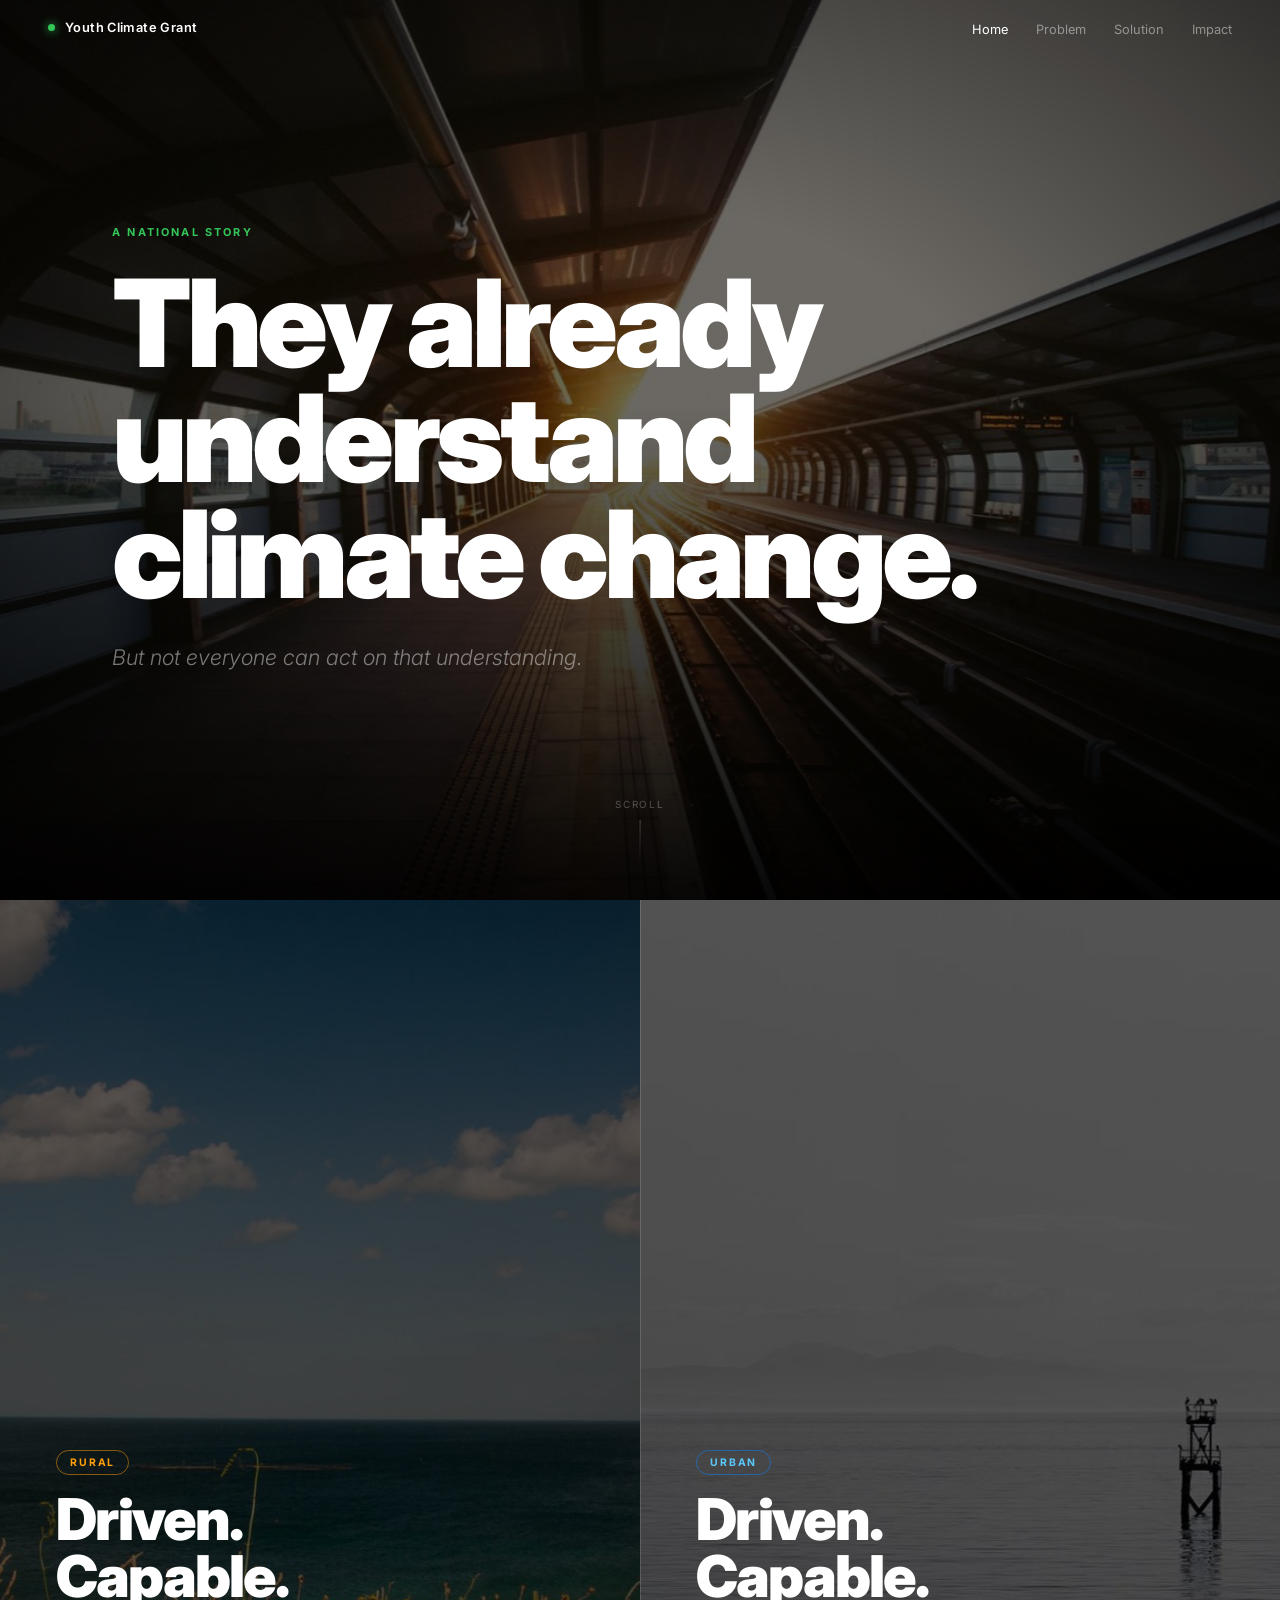
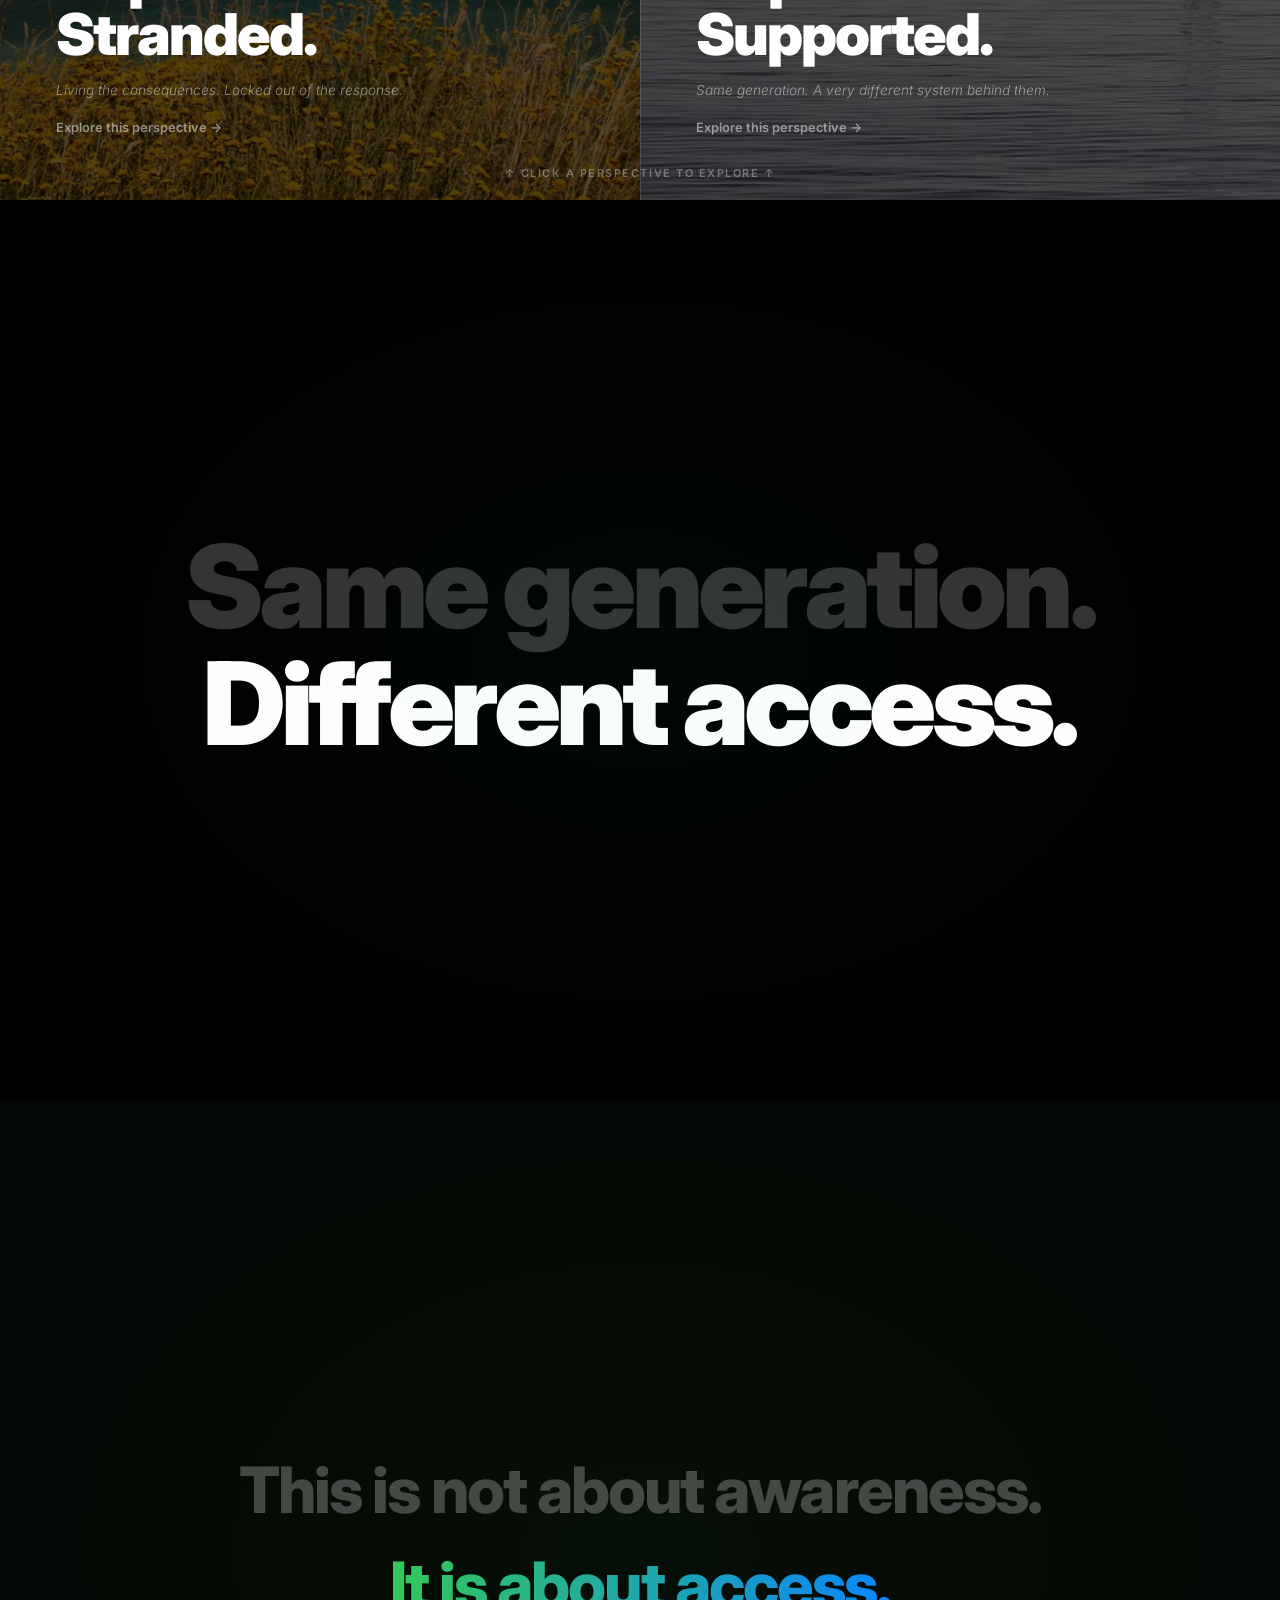
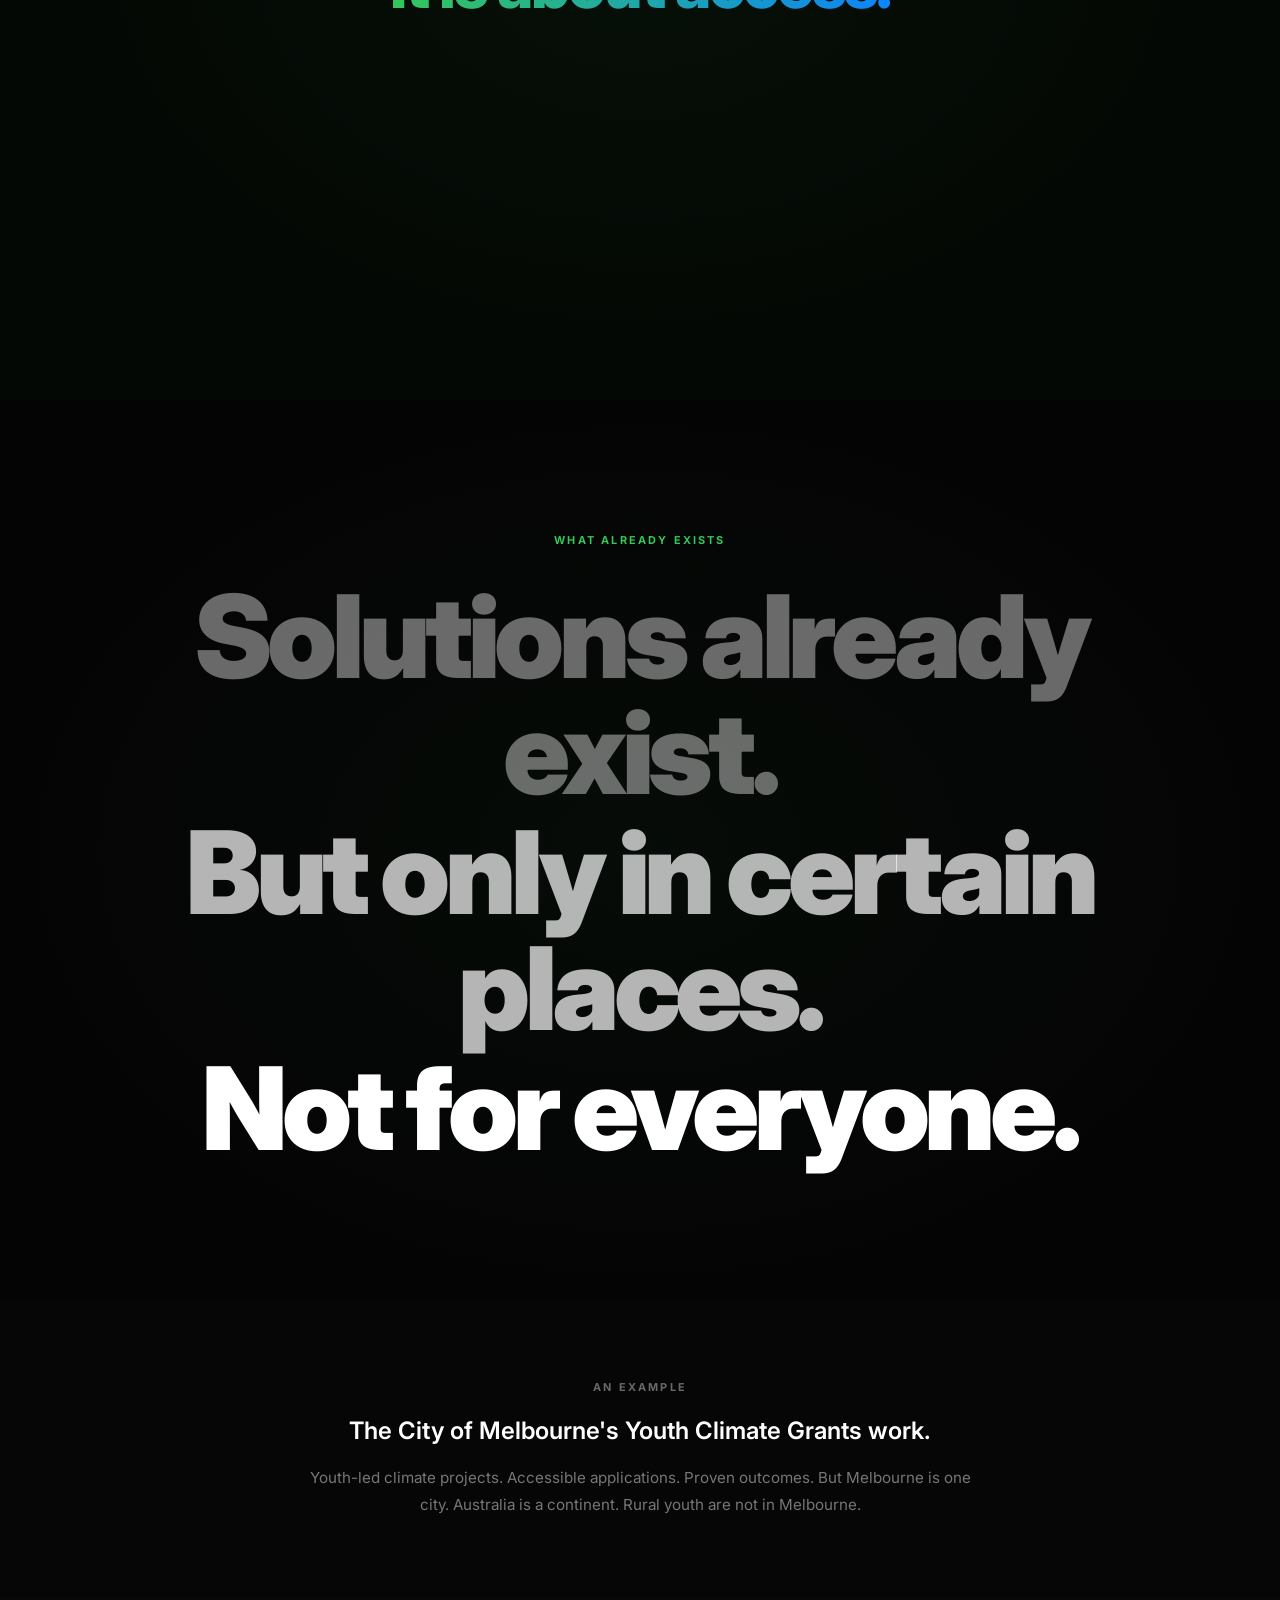
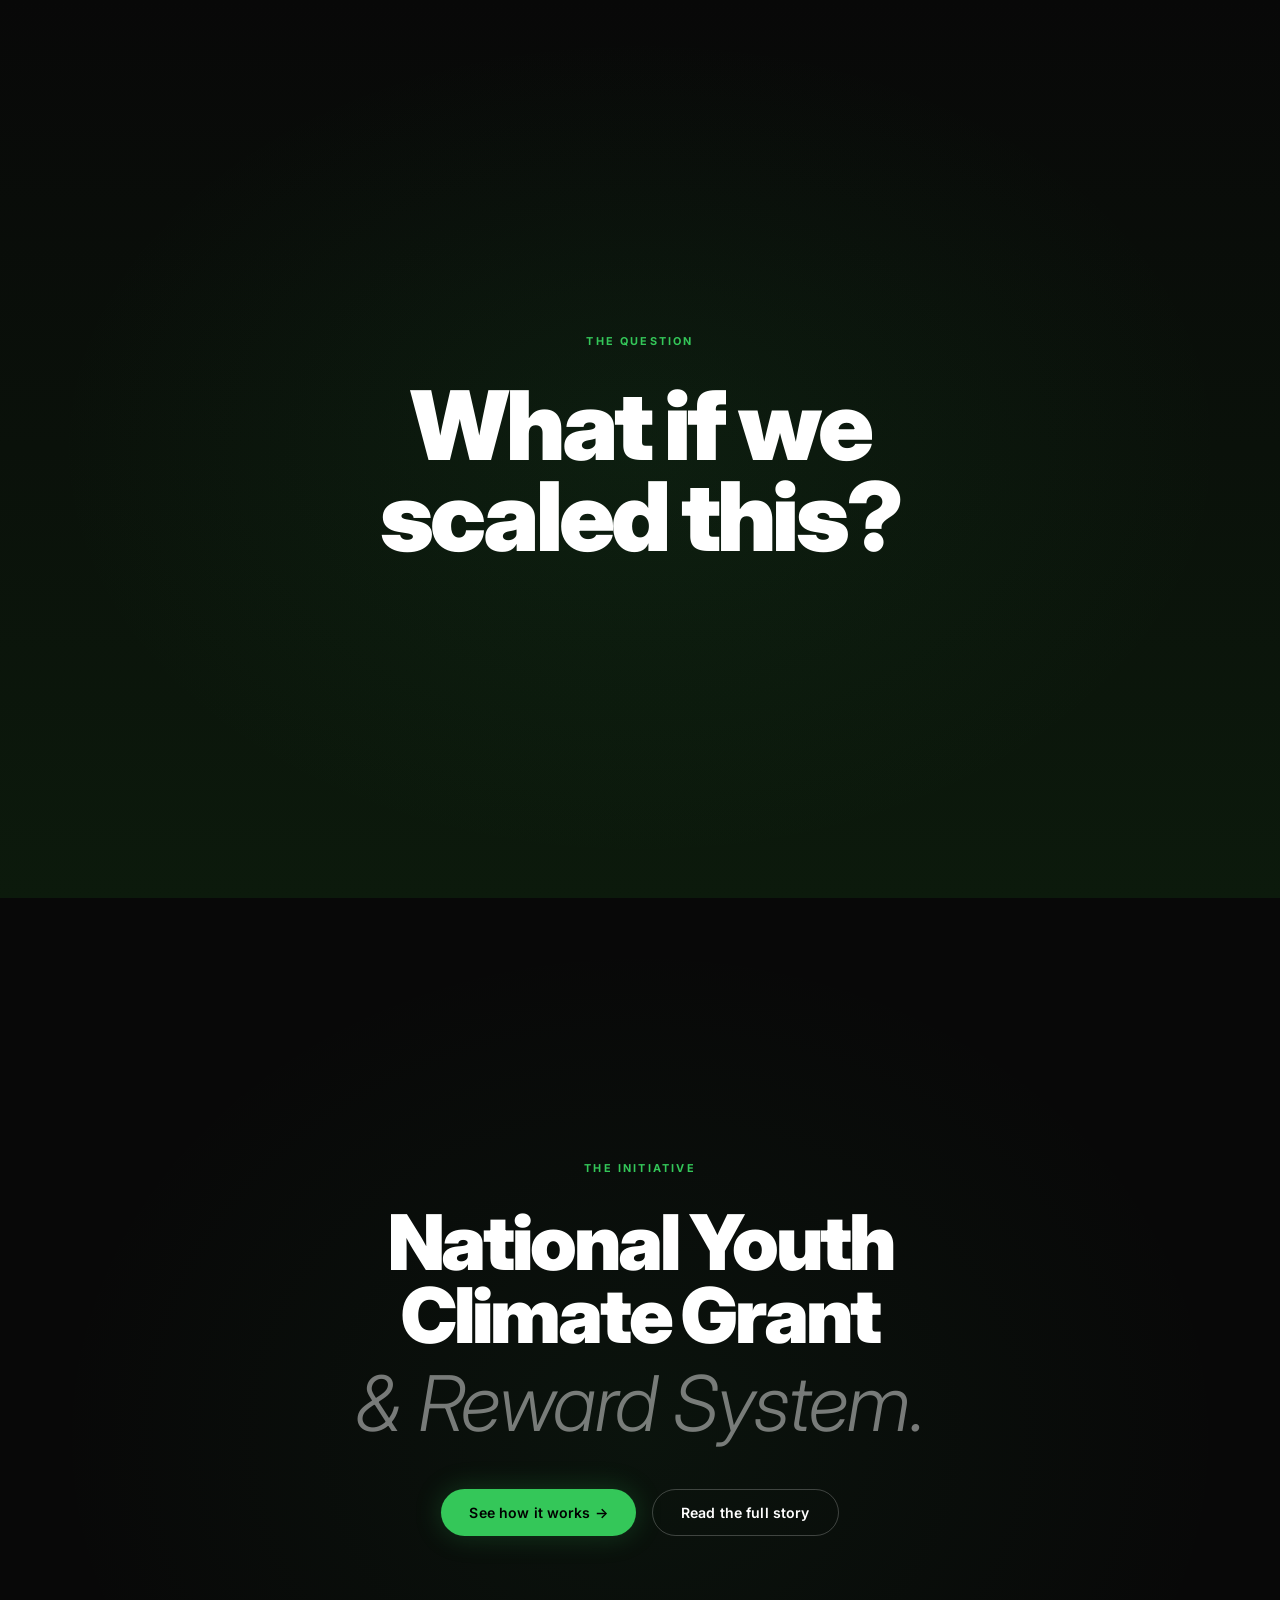
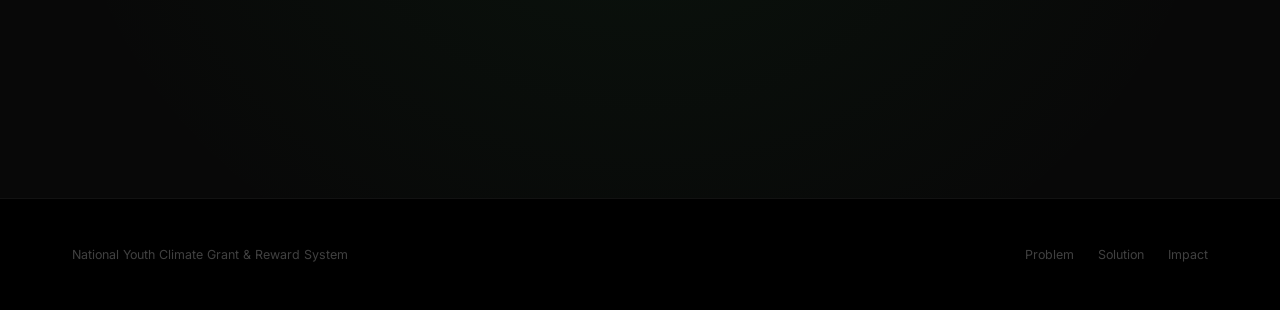
<file: index.html>
<!DOCTYPE html>
<html lang="en">
<head>
  <meta charset="UTF-8" />
  <meta name="viewport" content="width=device-width, initial-scale=1.0" />
  <title>National Youth Climate Grant — A Story</title>
  <meta name="description" content="A cinematic story about unequal access to climate action — and how we change it nationally." />
  <link rel="preconnect" href="https://fonts.googleapis.com" />
  <link rel="preconnect" href="https://fonts.gstatic.com" crossorigin />
  <link href="https://fonts.googleapis.com/css2?family=Inter:ital,wght@0,300;0,400;0,600;0,800;0,900;1,300;1,400&display=swap" rel="stylesheet" />
  <link rel="stylesheet" href="css/styles.css" />
</head>
<body>

<!-- Black curtain lifted by JS for cinematic entrance -->
<div id="curtain"></div>

<!-- Fixed back button shown when a perspective story is active -->
<!-- JS shows/hides this via display:flex / display:none -->
<button class="story-back-btn" id="story-back-btn" aria-label="Return to both perspectives">
  ← Both perspectives
</button>

<!-- ═══════════════════════════════════════════
     NAVBAR
═══════════════════════════════════════════ -->
<nav class="nav" role="navigation">
  <a href="index.html" class="nav__logo">
    <span class="nav__dot"></span>
    Youth Climate Grant
  </a>
  <ul class="nav__links">
    <li><a href="index.html">Home</a></li>
    <li><a href="problem.html">Problem</a></li>
    <li><a href="solution.html">Solution</a></li>
    <li><a href="impact.html">Impact</a></li>
  </ul>
</nav>


<!-- ═══════════════════════════════════════════
     SCENE 1 — LIVED REALITY
     rural.jpg. Ken Burns zoom. Warm overlay.
     Opens with them, not with the policy.
═══════════════════════════════════════════ -->
<section class="scene" aria-label="Lived Reality">
  <div class="scene__bg scene__bg--kb"
       data-parallax="0.28"
       style="background-image: url('assets/rural.jpg'); background-position: center 55%;">
  </div>
  <div class="ink ink--base"></div>
  <div class="ink ink--warm"></div>
  <div class="ink ink--bottom"></div>
  <div class="ink ink--vignette"></div>

  <div class="scene__body">
    <span class="eyebrow fade-up">A National Story</span>
    <h1 class="display fade-up d1">
      They already<br/>understand<br/>climate change.
    </h1>
    <p class="caption fade-up d2">
      But not everyone can act on that understanding.
    </p>
  </div>

  <div class="scroll-cue" aria-hidden="true">Scroll</div>
</section>


<!-- ═══════════════════════════════════════════
     SCENE 2 — INTERACTIVE PERSPECTIVES
     Split panel click interaction.
     Left: farmer.jpg (Rural) / Right: students.jpg (Urban)
     Clicking a panel expands it and reveals that perspective's story below.
═══════════════════════════════════════════ -->
<section id="perspectives">

  <!-- ── Split panels ── -->
  <div class="split-view" role="group" aria-label="Select a perspective to explore">

    <!-- Rural panel -->
    <!-- data-perspective is read by JS to know which story to show -->
    <div class="panel"
         id="panel-rural"
         data-perspective="rural"
         role="button"
         tabindex="0"
         aria-label="Explore the rural youth perspective">

      <div class="panel__bg"
           style="background-image: url('assets/farmer.jpg'); background-position: center 28%;">
      </div>
      <div class="panel__ink"></div>
      <div class="panel__ink ink--bottom"></div>

      <div class="panel__copy">
        <span class="panel__tag panel__tag--amber">Rural</span>
        <h2 class="panel__title">Driven.<br/>Capable.<br/>Stranded.</h2>
        <p class="panel__sub">Living the consequences. Locked out of the response.</p>
        <span class="panel__cta" aria-hidden="true">Explore this perspective →</span>
      </div>
    </div>

    <!-- Urban panel -->
    <div class="panel"
         id="panel-urban"
         data-perspective="urban"
         role="button"
         tabindex="0"
         aria-label="Explore the urban youth perspective">

      <div class="panel__bg"
           style="background-image: url('assets/students.jpg'); background-position: center 38%;">
      </div>
      <div class="panel__ink"></div>
      <div class="panel__ink ink--bottom"></div>

      <div class="panel__copy">
        <span class="panel__tag panel__tag--blue">Urban</span>
        <h2 class="panel__title">Driven.<br/>Capable.<br/>Supported.</h2>
        <p class="panel__sub">Same generation. A very different system behind them.</p>
        <span class="panel__cta" aria-hidden="true">Explore this perspective →</span>
      </div>
    </div>

    <!-- Vertical divider (collapses when a panel is selected) -->
    <div class="panel-divider" aria-hidden="true"></div>

    <!-- Instruction hint below panels -->
    <div class="split-hint" aria-hidden="true">↑ Click a perspective to explore ↑</div>

  </div><!-- end .split-view -->


  <!-- ══════════════════════════════════════
       RURAL STORY
       Hidden. Shown by JS when rural panel is clicked.
       Three scenes: lived reality → barriers → consequence.
  ══════════════════════════════════════ -->
  <div id="story-rural" class="p-story" aria-label="Rural youth perspective story">

    <!-- Scene A: They live it every day -->
    <div class="p-scene">
      <div class="p-scene__bg ink"
           style="position:absolute; inset:-18%; background-image:url('assets/farmer.jpg');
                  background-size:cover; background-position:center 28%;">
      </div>
      <div class="ink ink--deep" style="position:absolute;inset:0;"></div>
      <div class="ink ink--bottom" style="position:absolute;inset:0;"></div>

      <div class="p-scene__body">
        <span class="eyebrow eyebrow--amber fade-up">Rural Youth</span>
        <p class="p-line fade-up d1">They live climate change every day.</p>
        <p class="p-line p-line--italic fade-up d2">
          Farming. Drought. Uncertainty.
        </p>
        <p class="p-line p-line--italic fade-up d3" style="font-size:clamp(1rem,2vw,1.6rem); margin-top:1rem;">
          They don't need to be convinced.<br/>They're already convinced.
        </p>
      </div>
    </div>

    <!-- Scene B: But when it comes to action... -->
    <div class="p-scene p-scene--dark">
      <div class="p-scene__body p-scene__body--center">
        <span class="eyebrow fade-up" style="display:block; margin-bottom:2rem;">But when it comes to action...</span>
        <!-- Word reveal — JS fires each .word-item with 280ms stagger -->
        <div class="word-stack">
          <span class="word-item">No funding.</span>
          <span class="word-item">No transport.</span>
          <span class="word-item">No access.</span>
        </div>
      </div>
    </div>

    <!-- Scene C: The consequence -->
    <div class="p-scene p-scene--consequence">
      <p class="p-line fade-up" style="font-size:clamp(2.5rem,6vw,7rem); color:rgba(255,255,255,0.45);">
        Ideas that never
      </p>
      <p class="p-line fade-up d2" style="font-size:clamp(2.5rem,6vw,7rem);">
        leave the ground.
      </p>
    </div>

    <!-- Continue button — reveals shared insight below -->
    <div class="story-continue" style="background:#050505;">
      <p>The other side of the story</p>
      <button class="btn btn--ghost story-continue-btn">
        Continue →
      </button>
    </div>

  </div><!-- end #story-rural -->


  <!-- ══════════════════════════════════════
       URBAN STORY
       Hidden. Shown by JS when urban panel is clicked.
  ══════════════════════════════════════ -->
  <div id="story-urban" class="p-story" aria-label="Urban youth perspective story">

    <!-- Scene A: Climate action is everywhere -->
    <div class="p-scene">
      <div class="p-scene__bg"
           style="position:absolute; inset:-18%; background-image:url('assets/students.jpg');
                  background-size:cover; background-position:center 35%;">
      </div>
      <div class="ink ink--base" style="position:absolute;inset:0;"></div>
      <div class="ink ink--bottom" style="position:absolute;inset:0;"></div>

      <div class="p-scene__body">
        <span class="eyebrow eyebrow--blue fade-up">Urban Youth</span>
        <p class="p-line fade-up d1">Climate action is everywhere.</p>
        <p class="p-line p-line--italic fade-up d2">
          Campaigns. Events. Opportunities.
        </p>
        <p class="p-line p-line--italic fade-up d3" style="font-size:clamp(1rem,2vw,1.6rem); margin-top:1rem;">
          The infrastructure is already there.
        </p>
      </div>
    </div>

    <!-- Scene B: Support exists -->
    <div class="p-scene p-scene--dark">
      <div class="p-scene__body p-scene__body--center">
        <span class="eyebrow eyebrow--blue fade-up" style="display:block; margin-bottom:2rem;">What's available</span>
        <div class="word-stack">
          <span class="word-item" style="color:rgba(255,255,255,0.4);">Funding is available.</span>
          <span class="word-item" style="color:rgba(255,255,255,0.7);">Networks exist.</span>
          <span class="word-item" style="color:#5ac8fa;">Ideas get supported.</span>
        </div>
      </div>
    </div>

    <!-- Scene C: Action becomes possible -->
    <div class="p-scene p-scene--consequence" style="background:#040d04;">
      <p class="p-line fade-up" style="font-size:clamp(2.5rem,6vw,7rem); color:var(--green);">
        Action becomes possible.
      </p>
    </div>

    <!-- Continue button -->
    <div class="story-continue" style="background:#040d04;">
      <p>Now see the other side</p>
      <button class="btn btn--ghost story-continue-btn">
        Continue →
      </button>
    </div>

  </div><!-- end #story-urban -->


  <!-- ══════════════════════════════════════
       SHARED INSIGHT
       Hidden. Shown after either story's "Continue" is clicked.
       The emotional pivot of the whole homepage.
  ══════════════════════════════════════ -->
  <div id="shared-insight" aria-label="Shared insight">

    <!-- Scene A: Same generation, different access -->
    <div class="insight-scene">
      <h2 class="insight-headline insight-headline--dim fade-up">Same generation.</h2>
      <h2 class="insight-headline insight-headline--white fade-up d2">Different access.</h2>
    </div>

    <!-- Scene B: The reframe -->
    <div class="insight-scene insight-scene--reframe">
      <p class="insight-statement insight-statement--dim fade-up">
        This is not about awareness.
      </p>
      <p class="insight-statement insight-statement--gradient fade-up d2">
        It is about access.
      </p>
    </div>

  </div><!-- end #shared-insight -->

</section><!-- end #perspectives -->


<!-- ═══════════════════════════════════════════
     SCENE 3 — EXISTING SOLUTIONS (but limited)
     Ground the problem in reality:
     solutions exist but only in certain places.
═══════════════════════════════════════════ -->
<section class="word-scene" aria-label="Existing solutions are limited">
  <div class="p-scene__body p-scene__body--center">
    <span class="eyebrow fade-up" style="display:block; margin-bottom:2rem;">What already exists</span>
    <div class="word-stack">
      <span class="word-item" style="color:rgba(255,255,255,0.4);">Solutions already exist.</span>
      <span class="word-item" style="color:rgba(255,255,255,0.7);">But only in certain places.</span>
      <span class="word-item">Not for everyone.</span>
    </div>
  </div>
</section>

<!-- Context below the word reveal -->
<div style="background:#060606; padding: 80px 72px; text-align:center;">
  <div style="max-width:680px; margin:0 auto;">
    <span class="eyebrow fade-up" style="display:block; margin-bottom:1.25rem; color:rgba(255,255,255,0.4);">
      An example
    </span>
    <p class="fade-up d1" style="font-size:clamp(1.1rem,2vw,1.5rem); font-weight:600; line-height:1.4; margin-bottom:1rem;">
      The City of Melbourne's Youth Climate Grants work.
    </p>
    <p class="fade-up d2" style="font-size:0.95rem; color:rgba(255,255,255,0.45); line-height:1.8;">
      Youth-led climate projects. Accessible applications. Proven outcomes.
      But Melbourne is one city. Australia is a continent.
      Rural youth are not in Melbourne.
    </p>
  </div>
</div>


<!-- ═══════════════════════════════════════════
     SCENE 4 — TRANSITION
     The pivot. "What if we scaled this?"
     Breathing glow signals the shift from problem to solution.
═══════════════════════════════════════════ -->
<section class="transition-scene" aria-label="Transition: scaling the solution">
  <div class="transition-scene__glow" aria-hidden="true"></div>
  <div style="position:relative; z-index:2; text-align:center; padding:0 48px;">
    <span class="eyebrow fade-up" style="display:block; margin-bottom:2rem;">The question</span>
    <h2 class="display fade-up d1" style="font-size:clamp(2.8rem,7.5vw,9rem);">
      What if we<br/>scaled this?
    </h2>
  </div>
</section>


<!-- ═══════════════════════════════════════════
     SCENE 5 — SOLUTION TEASER
     Clean, hopeful, minimal.
     The initiative name + CTA to solution.html.
═══════════════════════════════════════════ -->
<section class="scene" style="background:var(--ink);" aria-label="Solution Teaser">
  <div style="position:absolute;inset:0;background:radial-gradient(ellipse at 50% 60%, rgba(52,199,89,0.06), transparent 65%);pointer-events:none;"></div>

  <div class="scene__body scene__body--center" style="position:relative; z-index:2;">
    <span class="eyebrow fade-up" style="display:block; margin-bottom:2rem;">The Initiative</span>

    <h2 class="display fade-up d1"
        style="font-size:clamp(2.2rem,6vw,7.5rem); margin-bottom:0.2em;">
      National Youth<br/>Climate Grant
    </h2>
    <h2 class="display display--light fade-up d2"
        style="font-size:clamp(2.2rem,6vw,7.5rem); color:var(--muted); margin-bottom:3rem;">
      &amp; Reward System.
    </h2>

    <div style="display:flex; gap:1rem; justify-content:center; flex-wrap:wrap;" class="fade-up d3">
      <a href="solution.html" class="btn btn--green">See how it works →</a>
      <a href="problem.html" class="btn btn--ghost">Read the full story</a>
    </div>
  </div>
</section>


<!-- ═══════════════════════════════════════════
     FOOTER
═══════════════════════════════════════════ -->
<footer>
  <span>National Youth Climate Grant &amp; Reward System</span>
  <nav class="footer__links">
    <a href="problem.html">Problem</a>
    <a href="solution.html">Solution</a>
    <a href="impact.html">Impact</a>
  </nav>
</footer>

<script src="js/script.js"></script>
</body>
</html>
</file>
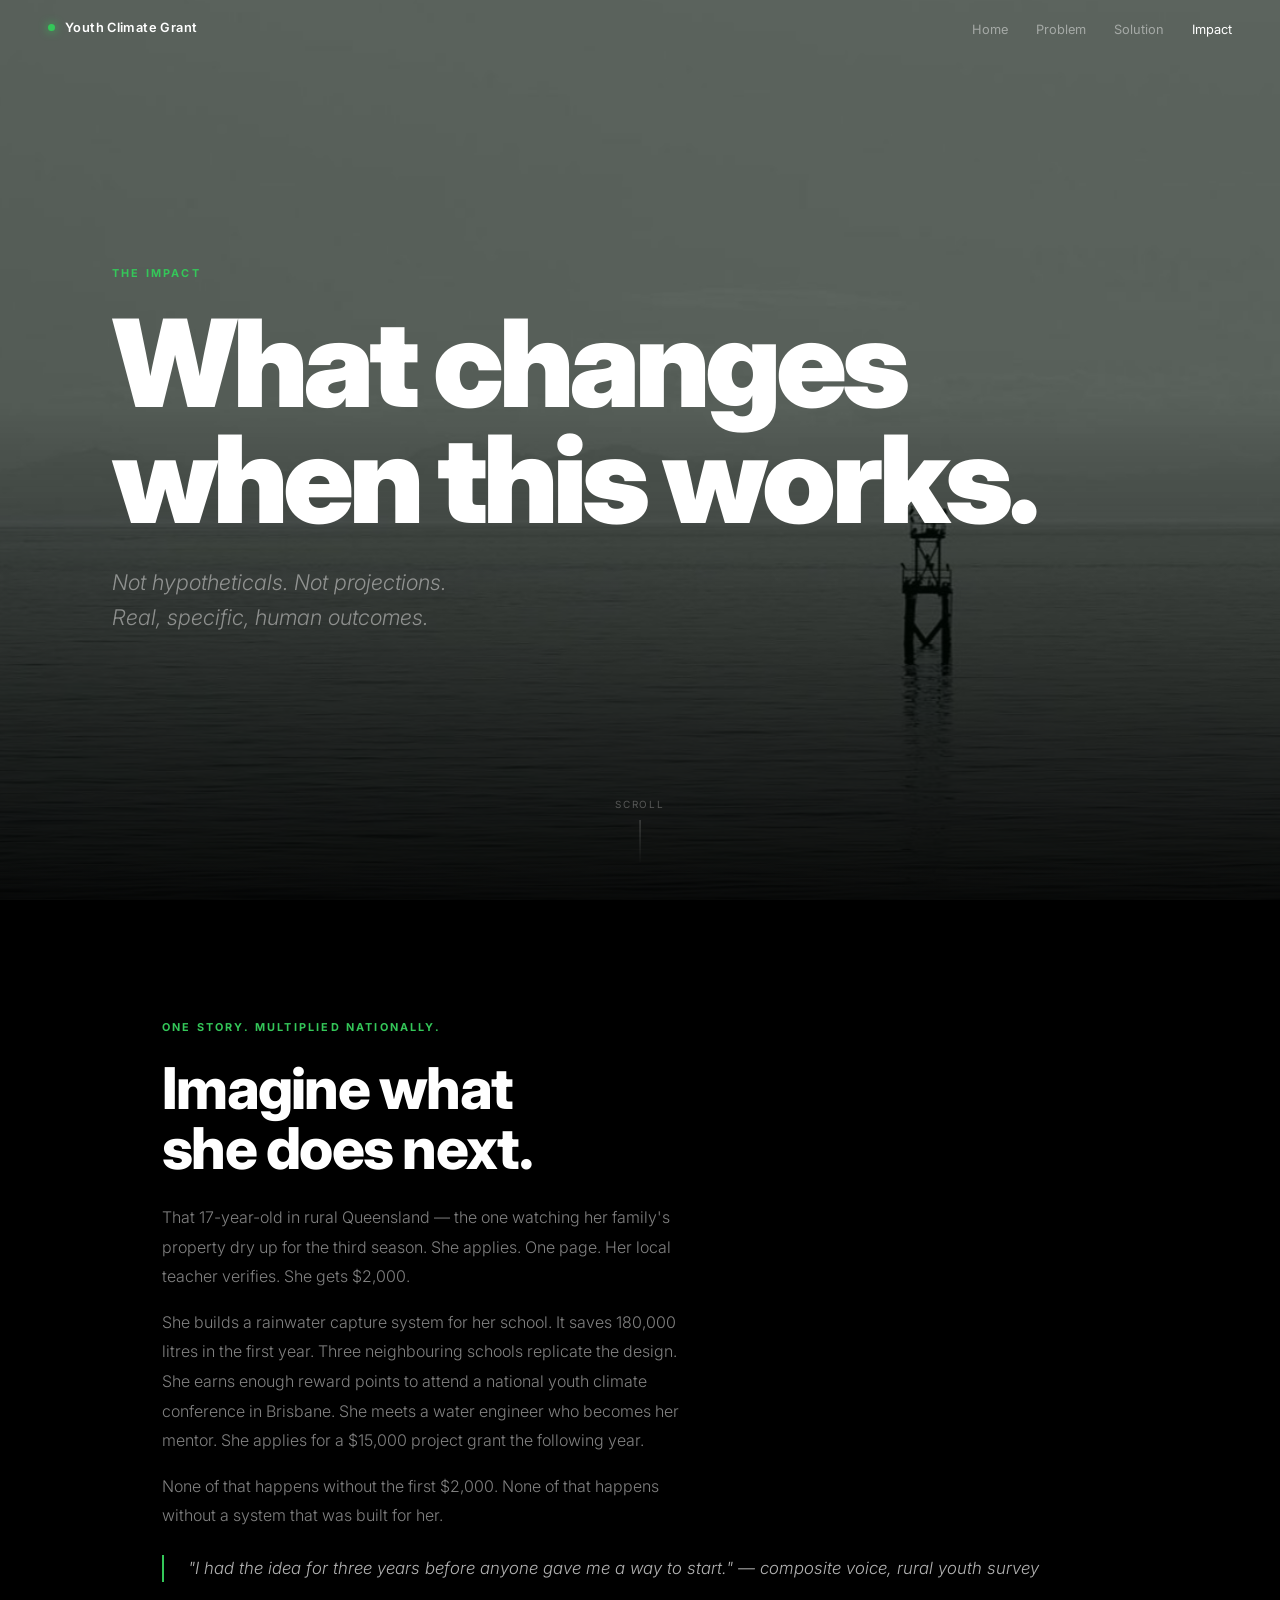
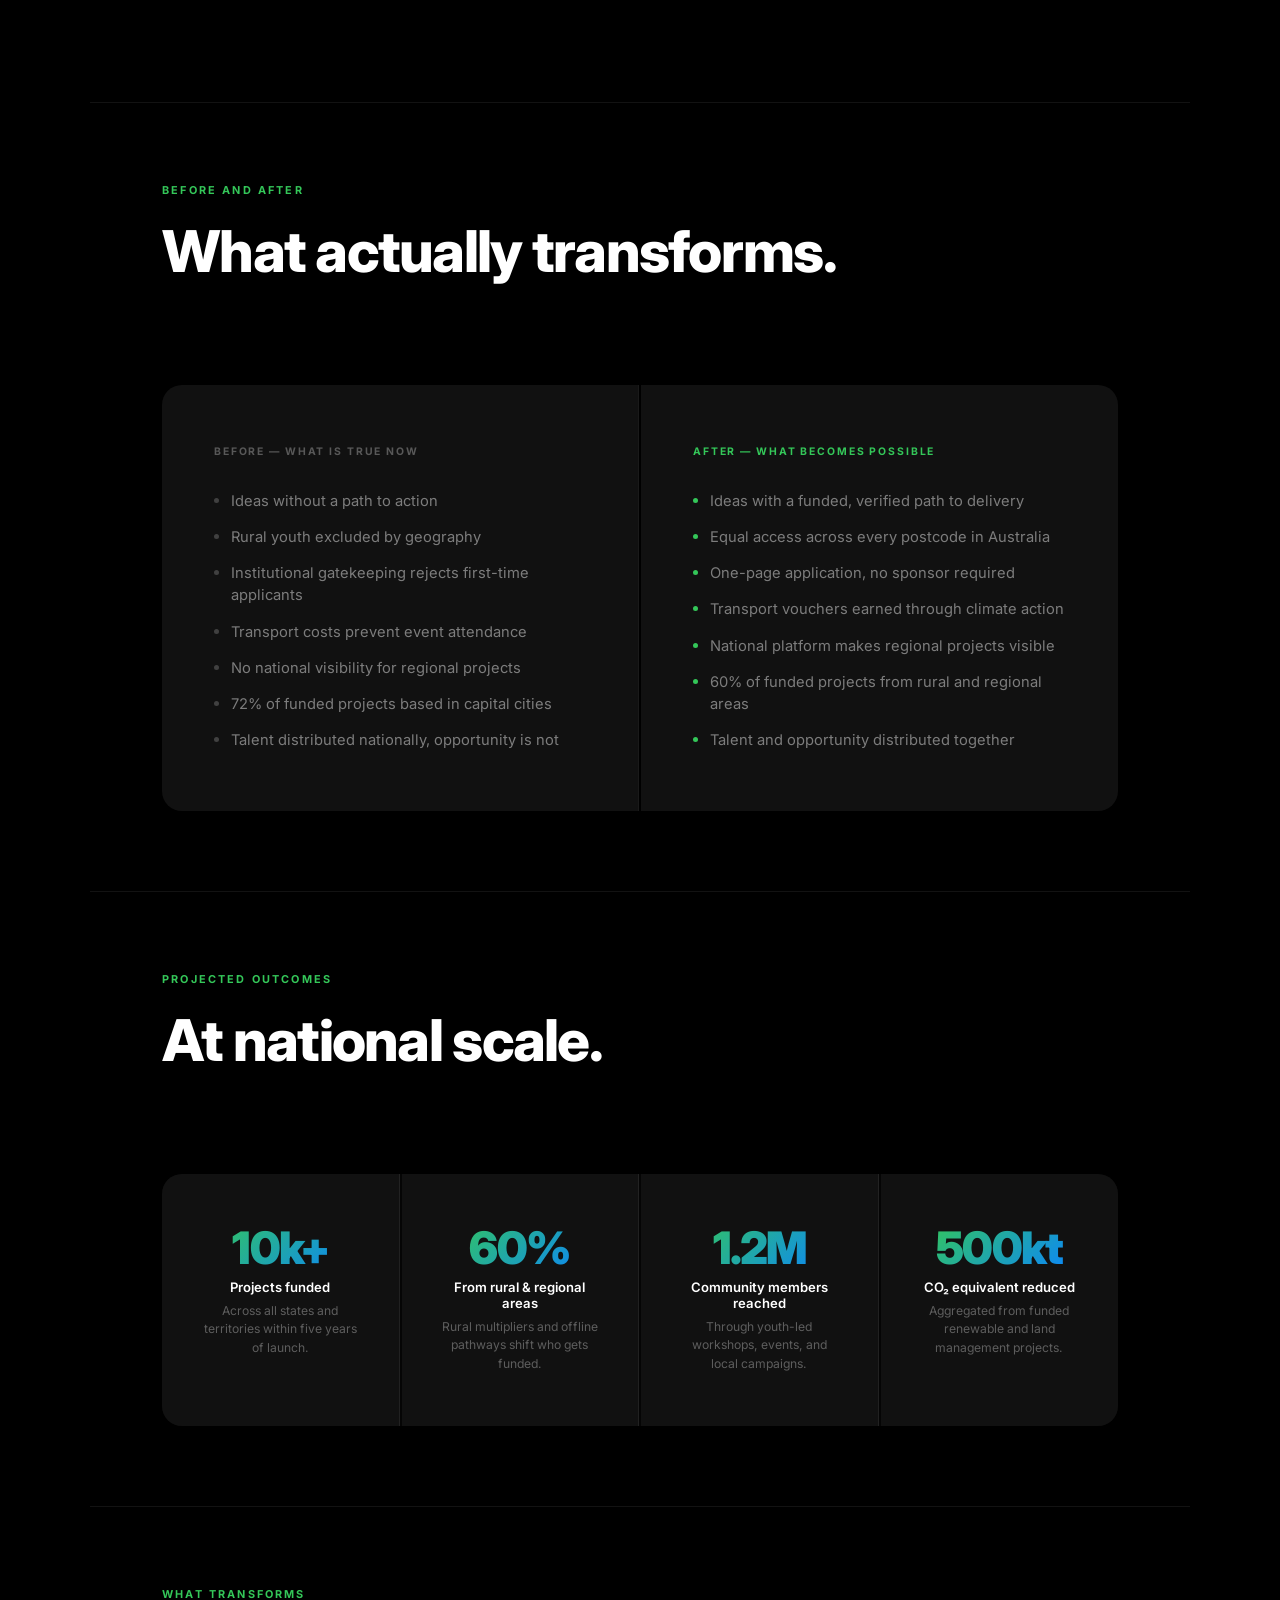
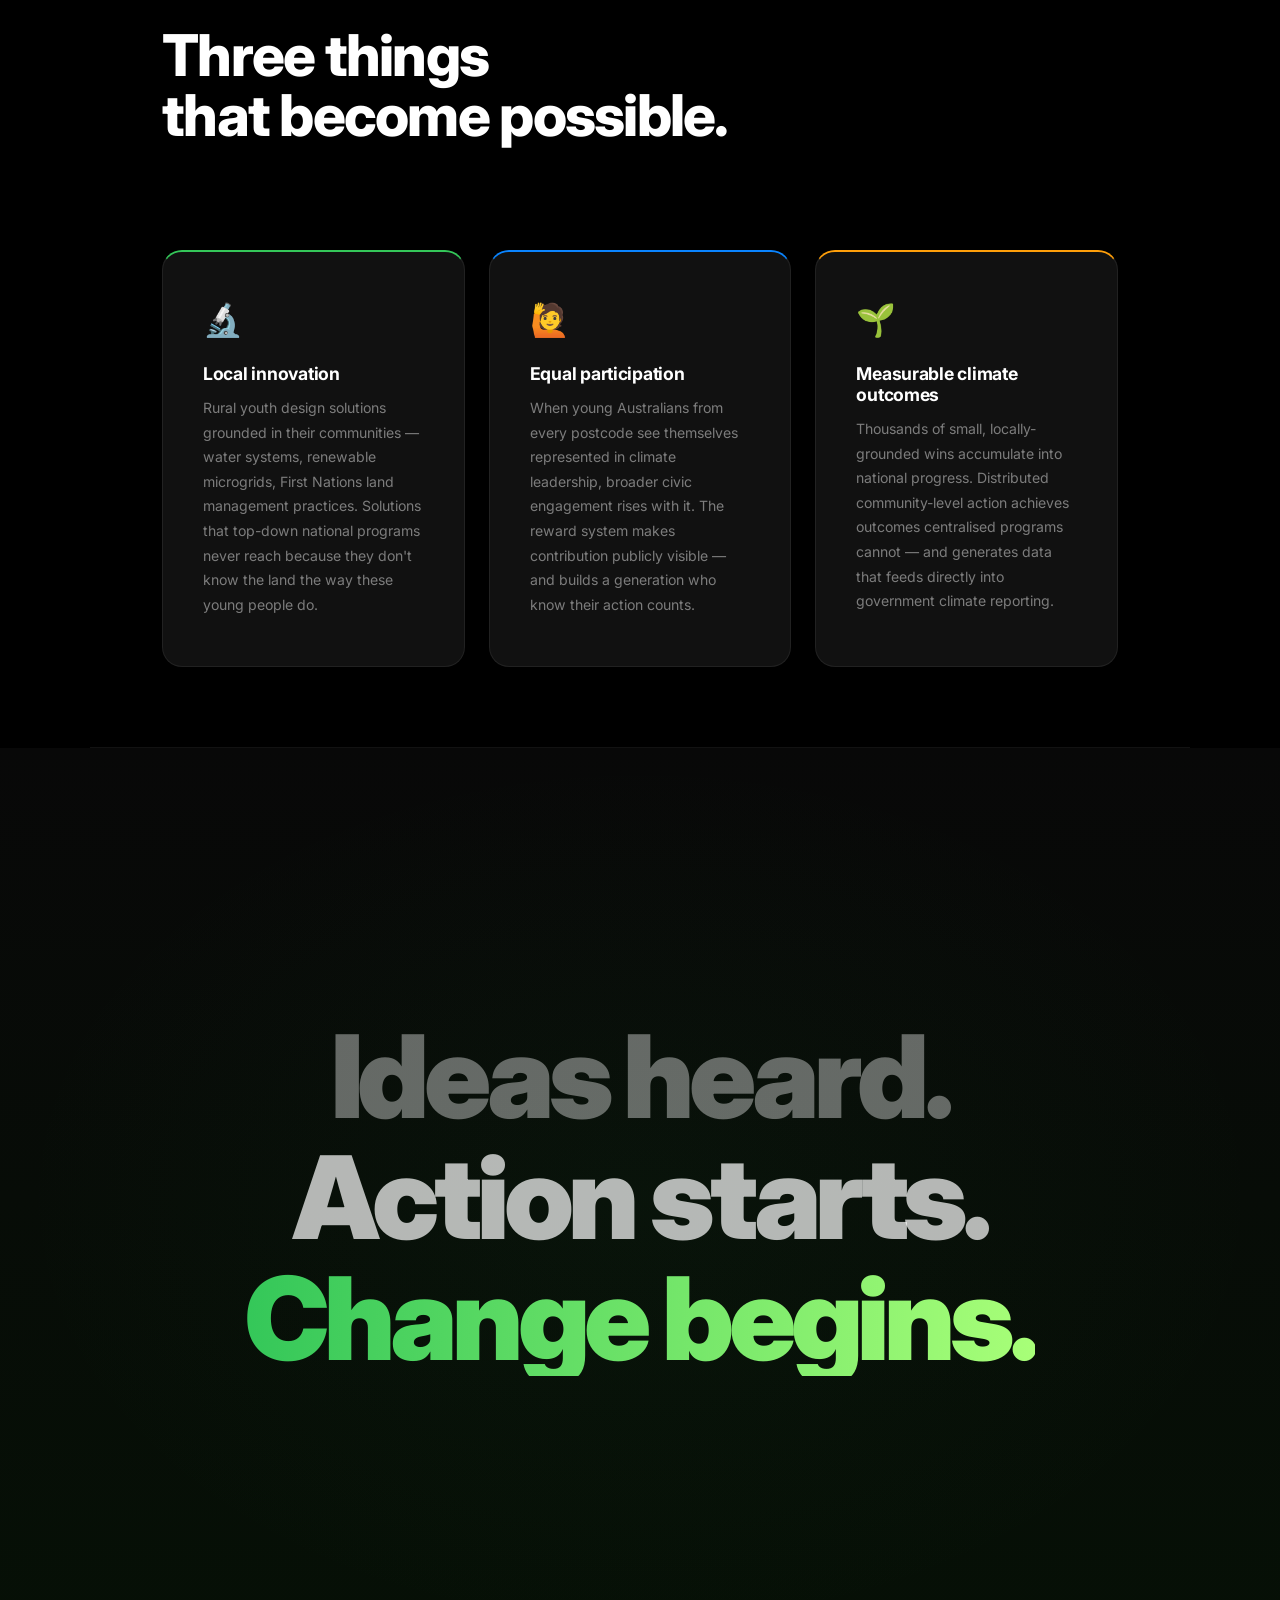
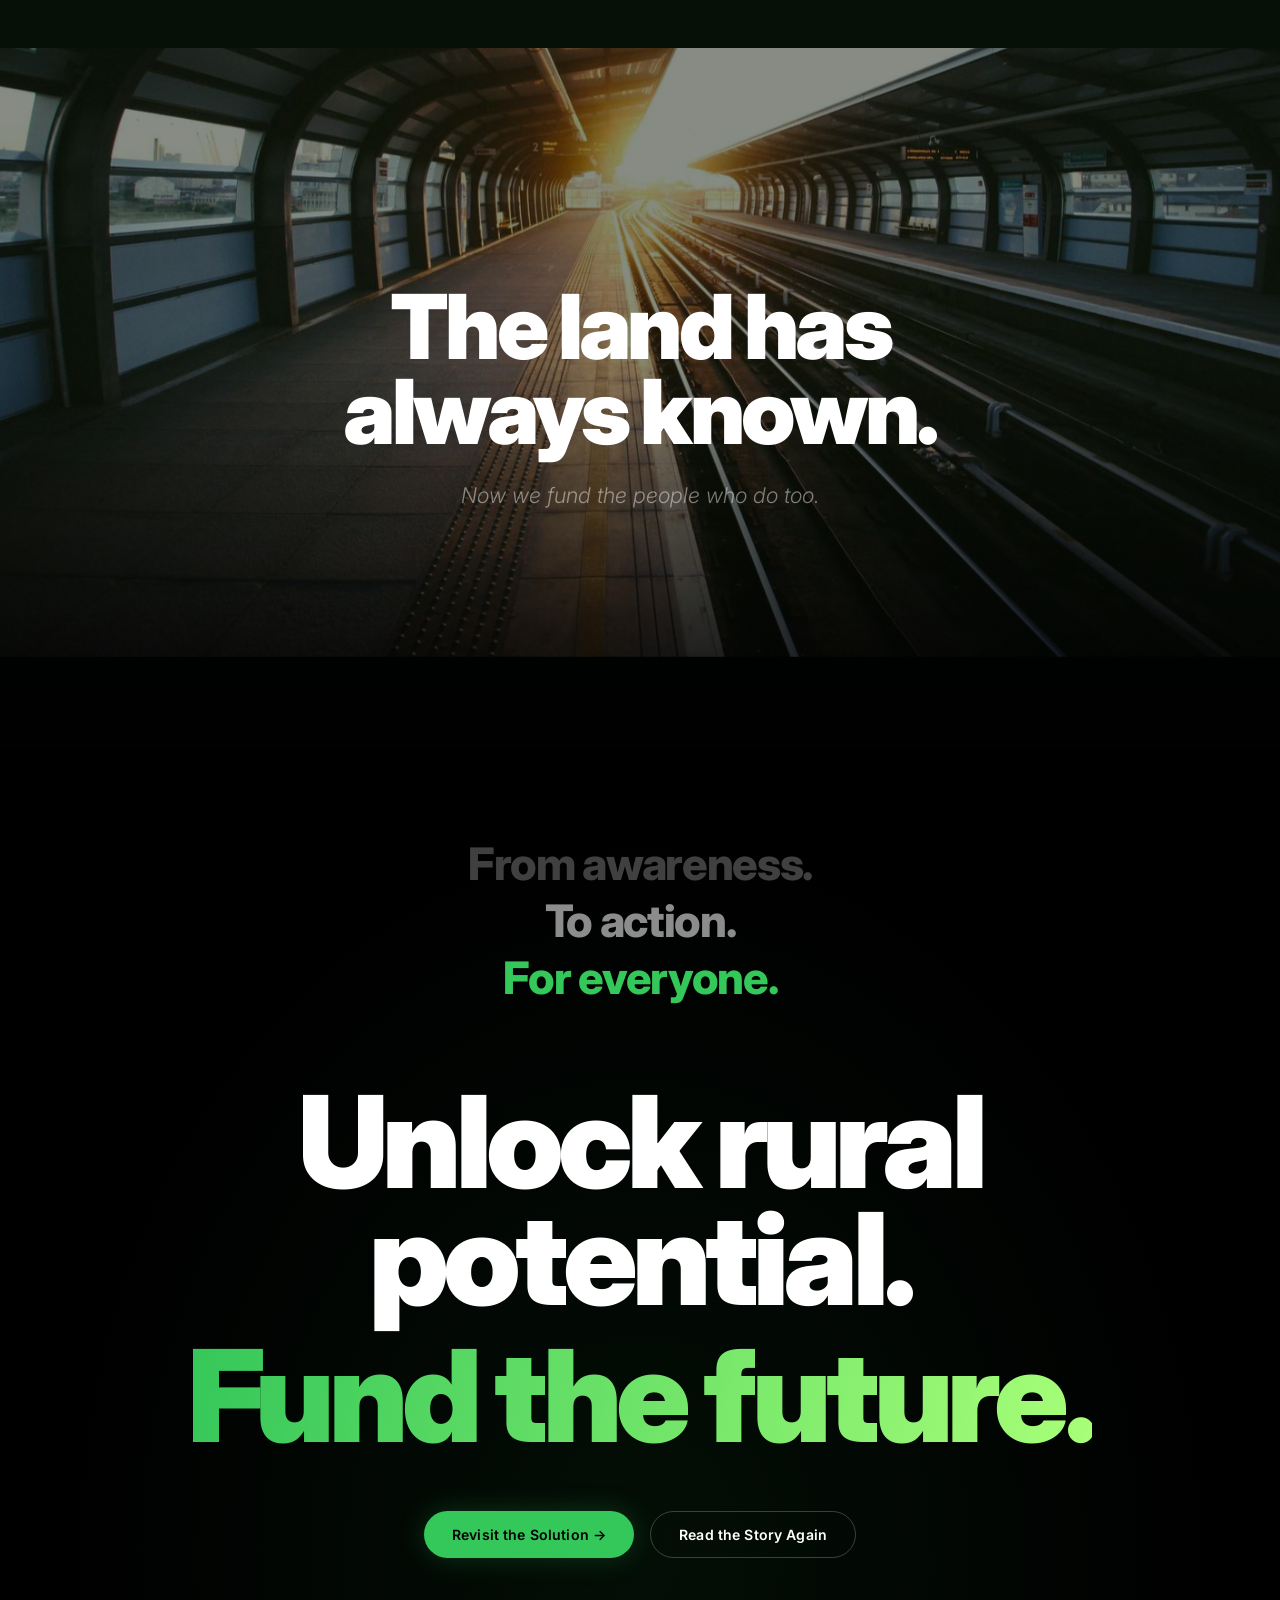
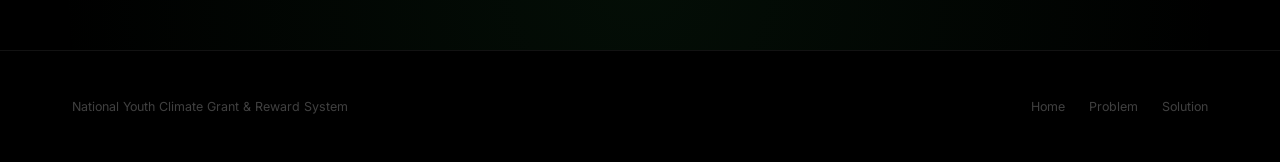
<file: impact.html>
<!DOCTYPE html>
<html lang="en">
<head>
  <meta charset="UTF-8" />
  <meta name="viewport" content="width=device-width, initial-scale=1.0" />
  <title>The Impact — Youth Climate Grant</title>
  <link rel="preconnect" href="https://fonts.googleapis.com" />
  <link rel="preconnect" href="https://fonts.gstatic.com" crossorigin />
  <link href="https://fonts.googleapis.com/css2?family=Inter:ital,wght@0,300;0,400;0,600;0,800;0,900;1,300;1,400&display=swap" rel="stylesheet" />
  <link rel="stylesheet" href="css/styles.css" />
</head>
<body>

<div id="curtain"></div>

<nav class="nav">
  <a href="index.html" class="nav__logo"><span class="nav__dot"></span>Youth Climate Grant</a>
  <ul class="nav__links">
    <li><a href="index.html">Home</a></li>
    <li><a href="problem.html">Problem</a></li>
    <li><a href="solution.html">Solution</a></li>
    <li><a href="impact.html">Impact</a></li>
  </ul>
</nav>


<!-- ═══════════════════════════════════════════
     HERO — students.jpg, warmest overlay of the site.
     The arc completes here: rural.jpg (problem)
     → students.jpg (hope) → rural.jpg (possibility).
═══════════════════════════════════════════ -->
<section class="scene" aria-label="Impact hero">
  <div class="scene__bg scene__bg--kb"
       data-parallax="0.28"
       style="background-image:url('assets/students.jpg'); background-position:center 42%;">
  </div>
  <div class="ink ink--green"></div>
  <div class="ink" style="background:rgba(0,0,0,0.25);"></div>
  <div class="ink ink--bottom"></div>

  <div class="scene__body">
    <span class="eyebrow fade-up">The Impact</span>
    <h1 class="display fade-up d1">
      What changes<br/>when this works.
    </h1>
    <p class="caption fade-up d2">
      Not hypotheticals. Not projections.<br/>
      Real, specific, human outcomes.
    </p>
  </div>
  <div class="scroll-cue" aria-hidden="true">Scroll</div>
</section>


<!-- ═══════════════════════════════════════════
     A SPECIFIC PERSON — grounds everything
     Impact becomes real when it is personal.
═══════════════════════════════════════════ -->
<div class="prose">
  <span class="prose__eyebrow fade-up">One story. Multiplied nationally.</span>
  <h2 class="prose__heading fade-up d1">
    Imagine what<br/>she does next.
  </h2>
  <p class="prose__body fade-up d2">
    That 17-year-old in rural Queensland — the one watching her family's property
    dry up for the third season. She applies. One page. Her local teacher verifies.
    She gets $2,000.
  </p>
  <p class="prose__body fade-up d3">
    She builds a rainwater capture system for her school. It saves 180,000 litres
    in the first year. Three neighbouring schools replicate the design.
    She earns enough reward points to attend a national youth climate conference
    in Brisbane. She meets a water engineer who becomes her mentor.
    She applies for a $15,000 project grant the following year.
  </p>
  <p class="prose__body fade-up d4">
    None of that happens without the first $2,000.
    None of that happens without a system that was built for her.
  </p>
  <p class="prose__quote fade-up d5">
    "I had the idea for three years before anyone gave me a way to start."
    — composite voice, rural youth survey
  </p>
</div>

<div class="rule"></div>


<!-- ═══════════════════════════════════════════
     BEFORE / AFTER TRANSFORMATION
     The clearest way to show what changes.
     Left: what is true now. Right: what becomes true.
═══════════════════════════════════════════ -->
<div class="prose prose--tight">
  <span class="prose__eyebrow fade-up">Before and After</span>
  <h2 class="prose__heading fade-up d1">What actually transforms.</h2>
</div>

<div style="max-width:1100px; margin:0 auto; padding:0 72px 80px;">
  <div class="before-after">

    <div class="ba-col ba-col--before slide-l">
      <span class="ba-col__label">Before — What is true now</span>
      <ul class="ba-col__list">
        <li>Ideas without a path to action</li>
        <li>Rural youth excluded by geography</li>
        <li>Institutional gatekeeping rejects first-time applicants</li>
        <li>Transport costs prevent event attendance</li>
        <li>No national visibility for regional projects</li>
        <li>72% of funded projects based in capital cities</li>
        <li>Talent distributed nationally, opportunity is not</li>
      </ul>
    </div>

    <div class="ba-col ba-col--after slide-r">
      <span class="ba-col__label">After — What becomes possible</span>
      <ul class="ba-col__list">
        <li>Ideas with a funded, verified path to delivery</li>
        <li>Equal access across every postcode in Australia</li>
        <li>One-page application, no sponsor required</li>
        <li>Transport vouchers earned through climate action</li>
        <li>National platform makes regional projects visible</li>
        <li>60% of funded projects from rural and regional areas</li>
        <li>Talent and opportunity distributed together</li>
      </ul>
    </div>

  </div>
</div>

<div class="rule"></div>


<!-- ═══════════════════════════════════════════
     STATS — projected national scale
═══════════════════════════════════════════ -->
<div class="prose prose--tight">
  <span class="prose__eyebrow fade-up">Projected Outcomes</span>
  <h2 class="prose__heading fade-up d1">At national scale.</h2>
</div>

<div style="max-width:1100px; margin:0 auto; padding:0 72px 80px;">
  <div class="stats fade-up">
    <div class="stat">
      <div class="stat__n">10k+</div>
      <div class="stat__l">Projects funded</div>
      <p class="stat__d">Across all states and territories within five years of launch.</p>
    </div>
    <div class="stat">
      <div class="stat__n">60%</div>
      <div class="stat__l">From rural &amp; regional areas</div>
      <p class="stat__d">Rural multipliers and offline pathways shift who gets funded.</p>
    </div>
    <div class="stat">
      <div class="stat__n">1.2M</div>
      <div class="stat__l">Community members reached</div>
      <p class="stat__d">Through youth-led workshops, events, and local campaigns.</p>
    </div>
    <div class="stat">
      <div class="stat__n">500kt</div>
      <div class="stat__l">CO₂ equivalent reduced</div>
      <p class="stat__d">Aggregated from funded renewable and land management projects.</p>
    </div>
  </div>
</div>

<div class="rule"></div>


<!-- ═══════════════════════════════════════════
     THREE TRANSFORMATION AREAS
═══════════════════════════════════════════ -->
<div class="prose prose--tight">
  <span class="prose__eyebrow fade-up">What transforms</span>
  <h2 class="prose__heading fade-up d1">Three things<br/>that become possible.</h2>
</div>

<div style="max-width:1100px; margin:0 auto; padding:0 72px 80px;
            display:grid; grid-template-columns:repeat(auto-fit, minmax(280px,1fr)); gap:1.5rem;">

  <div class="scale-up" style="background:var(--surface); border:1px solid var(--border);
       border-radius:20px; padding:48px 40px; border-top:2px solid var(--green);">
    <div style="font-size:2rem; margin-bottom:1.5rem;" aria-hidden="true">🔬</div>
    <h3 style="font-size:1.1rem; font-weight:700; letter-spacing:-0.015em; margin-bottom:0.75rem;">
      Local innovation
    </h3>
    <p style="font-size:0.88rem; color:var(--muted); line-height:1.75;">
      Rural youth design solutions grounded in their communities —
      water systems, renewable microgrids, First Nations land management
      practices. Solutions that top-down national programs never reach
      because they don't know the land the way these young people do.
    </p>
  </div>

  <div class="scale-up d1" style="background:var(--surface); border:1px solid var(--border);
       border-radius:20px; padding:48px 40px; border-top:2px solid var(--blue);">
    <div style="font-size:2rem; margin-bottom:1.5rem;" aria-hidden="true">🙋</div>
    <h3 style="font-size:1.1rem; font-weight:700; letter-spacing:-0.015em; margin-bottom:0.75rem;">
      Equal participation
    </h3>
    <p style="font-size:0.88rem; color:var(--muted); line-height:1.75;">
      When young Australians from every postcode see themselves represented
      in climate leadership, broader civic engagement rises with it.
      The reward system makes contribution publicly visible —
      and builds a generation who know their action counts.
    </p>
  </div>

  <div class="scale-up d2" style="background:var(--surface); border:1px solid var(--border);
       border-radius:20px; padding:48px 40px; border-top:2px solid var(--amber);">
    <div style="font-size:2rem; margin-bottom:1.5rem;" aria-hidden="true">🌱</div>
    <h3 style="font-size:1.1rem; font-weight:700; letter-spacing:-0.015em; margin-bottom:0.75rem;">
      Measurable climate outcomes
    </h3>
    <p style="font-size:0.88rem; color:var(--muted); line-height:1.75;">
      Thousands of small, locally-grounded wins accumulate into
      national progress. Distributed community-level action achieves
      outcomes centralised programs cannot — and generates data that
      feeds directly into government climate reporting.
    </p>
  </div>

</div>

<div class="rule"></div>


<!-- ═══════════════════════════════════════════
     WORD REVEAL — the emotional mirror
     Mirrors "No funding / No transport / No access"
     from the problem page. Same rhythm, opposite meaning.
     The payoff of the whole story.
═══════════════════════════════════════════ -->
<section class="word-scene"
         style="background:linear-gradient(180deg, var(--ink), #061006);"
         aria-label="Outcome word reveal">
  <div class="word-stack">
    <span class="word-item" style="color:rgba(255,255,255,0.38);">Ideas heard.</span>
    <span class="word-item" style="color:rgba(255,255,255,0.7);">Action starts.</span>
    <span class="word-item"
          style="background:linear-gradient(90deg, var(--green), #a8ff78);
                 -webkit-background-clip:text; -webkit-text-fill-color:transparent;
                 background-clip:text;">
      Change begins.
    </span>
  </div>
</section>


<!-- ═══════════════════════════════════════════
     RURAL LANDSCAPE SCENE
     rural.jpg — last appearance. Same image as the
     opening problem page, but the story has changed
     how we see it. Now it reads as possibility.
═══════════════════════════════════════════ -->
<section class="scene" style="height:78vh;" aria-label="Rural landscape: possibility">
  <div class="scene__bg"
       data-parallax="0.24"
       style="background-image:url('assets/rural.jpg'); background-position:center 52%;">
  </div>
  <!-- Lighter, warmer overlay — same image as problem.html but no longer heavy -->
  <div class="ink" style="background:rgba(0,15,5,0.45);"></div>
  <div class="ink ink--bottom"></div>

  <div class="scene__body scene__body--center">
    <h2 class="display fade-up"
        style="font-size:clamp(2.5rem,7vw,9rem); margin-bottom:1.5rem;">
      The land has<br/>always known.
    </h2>
    <p class="caption fade-up d2" style="margin:0 auto; text-align:center;">
      Now we fund the people who do too.
    </p>
  </div>
</section>


<!-- ═══════════════════════════════════════════
     FINAL CTA
     The story's closing line.
     "From awareness. To action. For everyone."
     Then the call: "Unlock rural potential. Fund the future."
═══════════════════════════════════════════ -->
<section class="cta-scene" aria-label="Call to action">

  <!-- Three-beat closing statement -->
  <div style="position:relative; z-index:1; text-align:center; margin-bottom:5rem;">
    <p class="pull pull--dim fade-up" style="font-size:clamp(1.5rem,3.5vw,3.5rem);">
      From awareness.
    </p>
    <p class="pull pull--muted fade-up d1" style="font-size:clamp(1.5rem,3.5vw,3.5rem); margin:0.2em 0;">
      To action.
    </p>
    <p class="pull pull--green fade-up d2" style="font-size:clamp(1.5rem,3.5vw,3.5rem);">
      For everyone.
    </p>
  </div>

  <!-- The big closing headline -->
  <h2 class="cta-headline fade-up d3" style="margin-bottom:0.15em;">
    Unlock rural potential.
  </h2>
  <h2 class="cta-headline cta-headline--gradient fade-up d4" style="margin-bottom:3.5rem;">
    Fund the future.
  </h2>

  <!-- CTA buttons -->
  <div style="display:flex; gap:1rem; justify-content:center; flex-wrap:wrap;
              position:relative; z-index:1;" class="fade-up d5">
    <a href="solution.html" class="btn btn--green">Revisit the Solution →</a>
    <a href="index.html" class="btn btn--ghost">Read the Story Again</a>
  </div>

</section>


<footer>
  <span>National Youth Climate Grant &amp; Reward System</span>
  <nav class="footer__links">
    <a href="index.html">Home</a>
    <a href="problem.html">Problem</a>
    <a href="solution.html">Solution</a>
  </nav>
</footer>

<script src="js/script.js"></script>
</body>
</html>
</file>
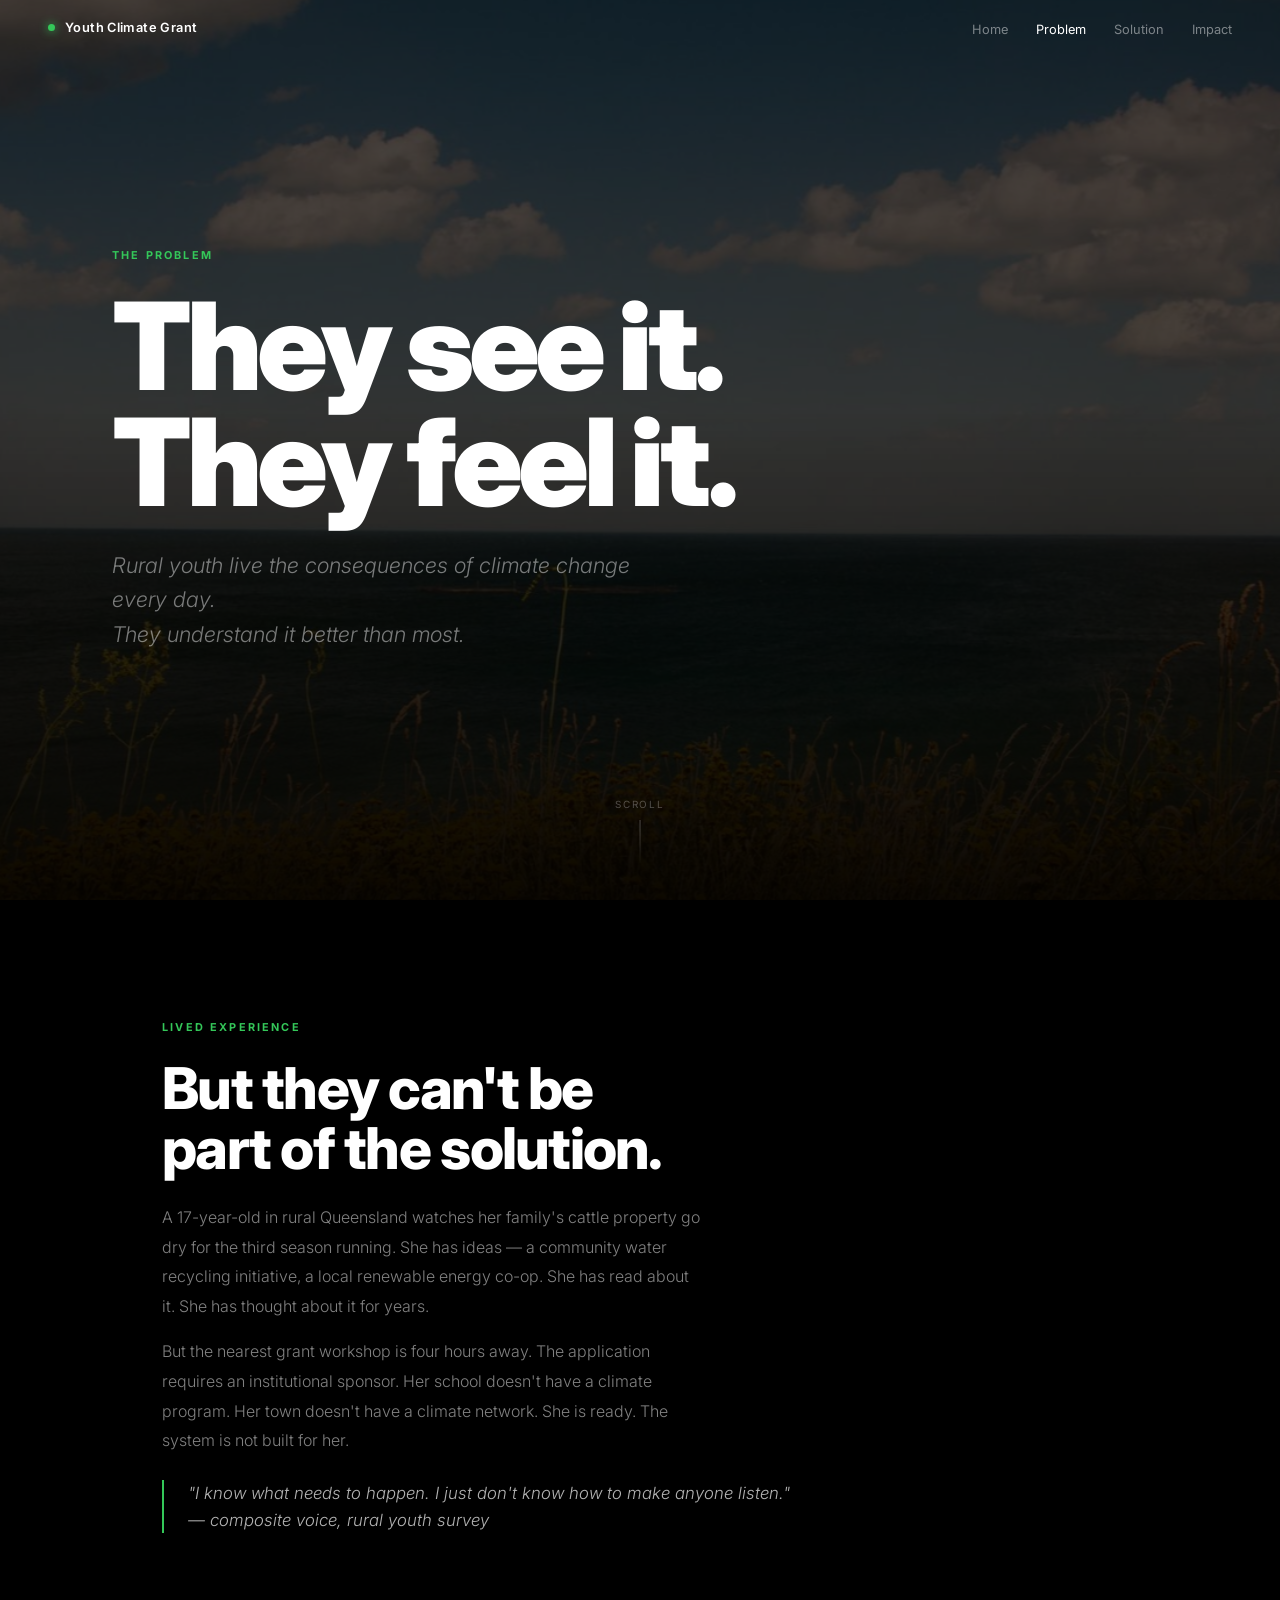
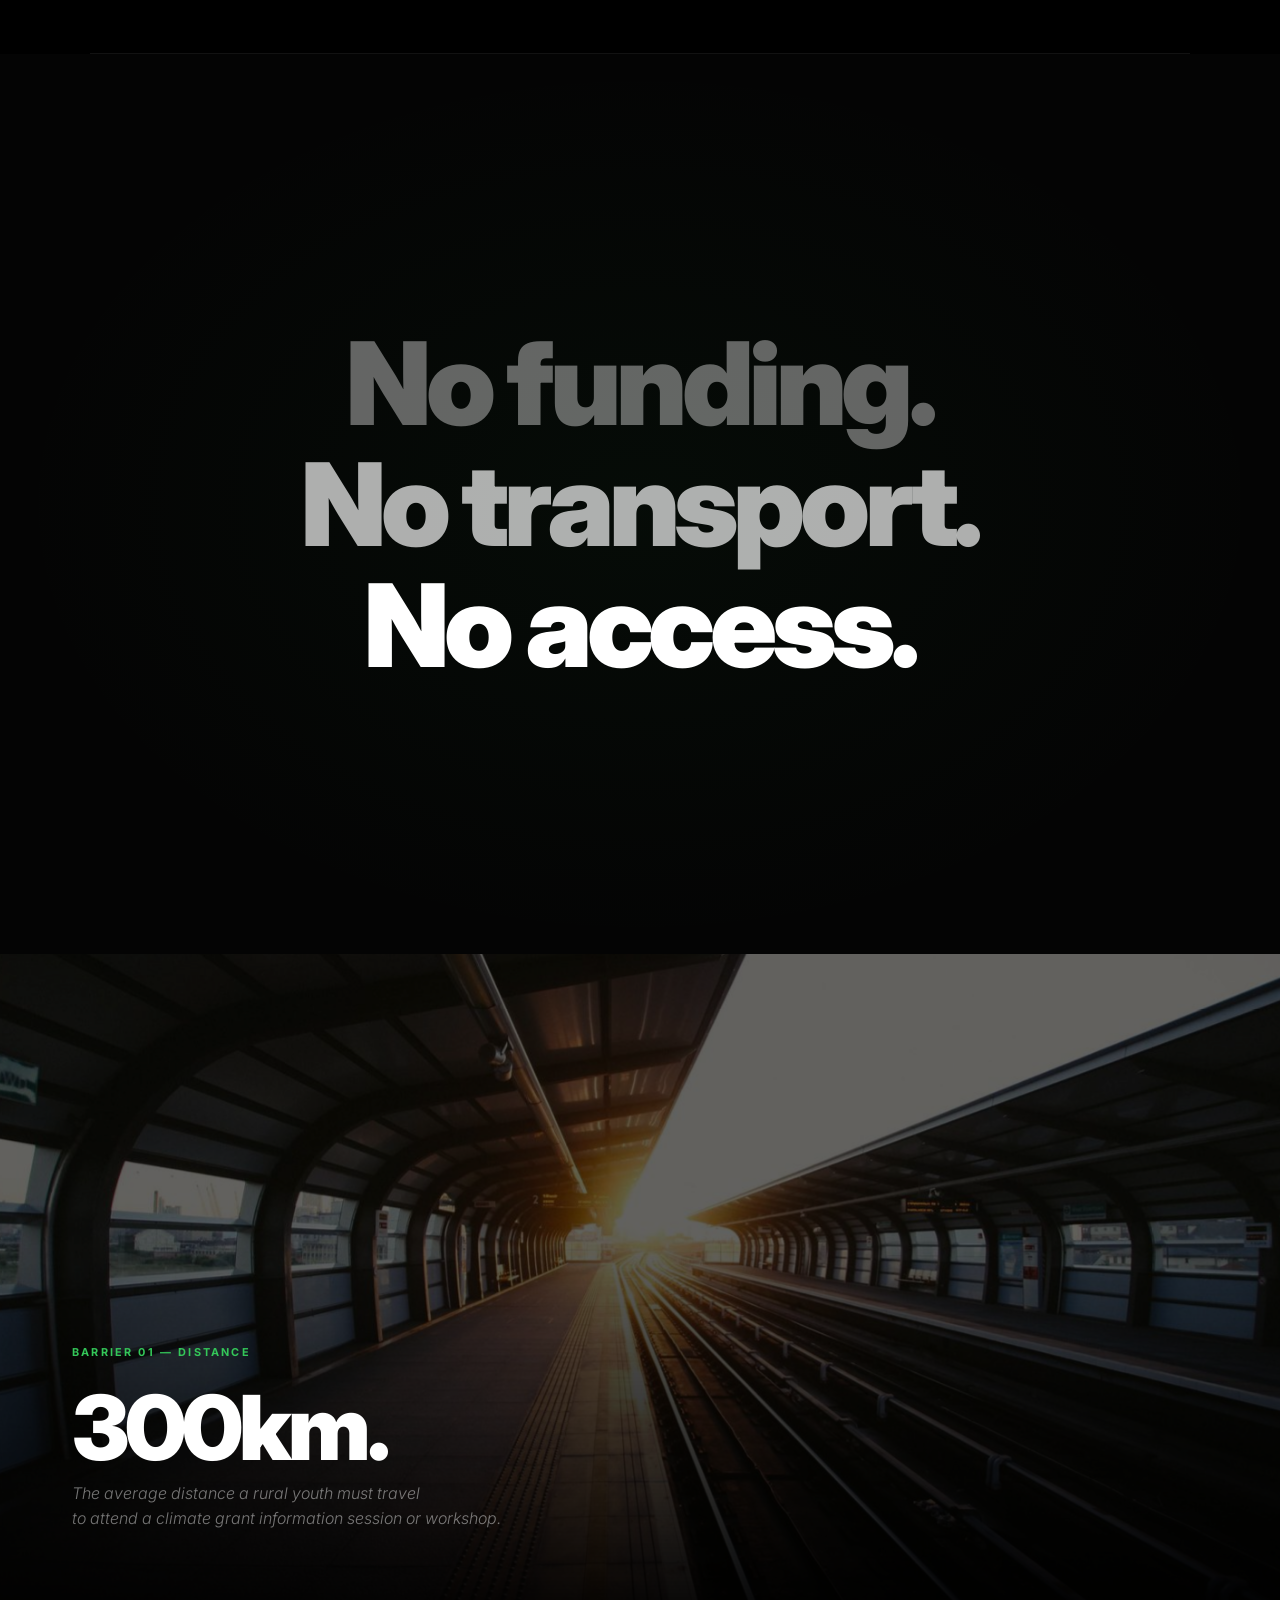
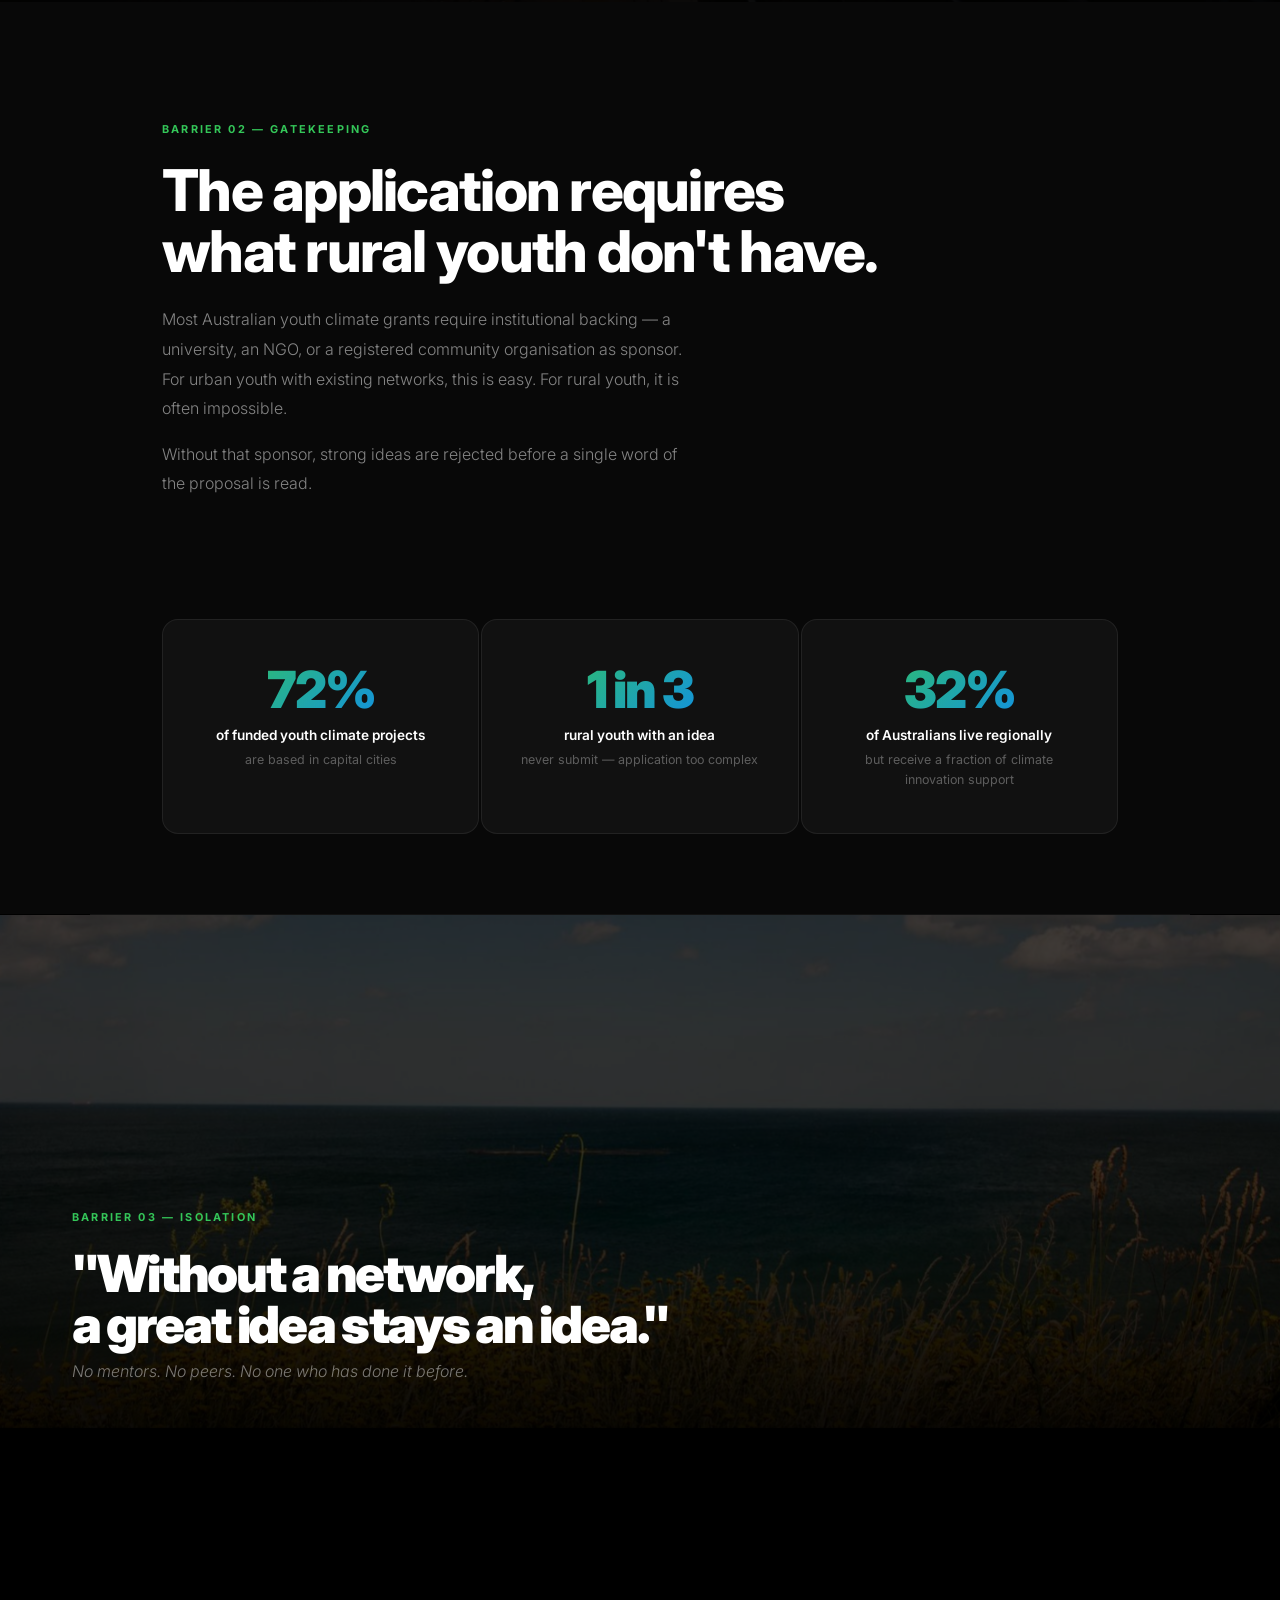
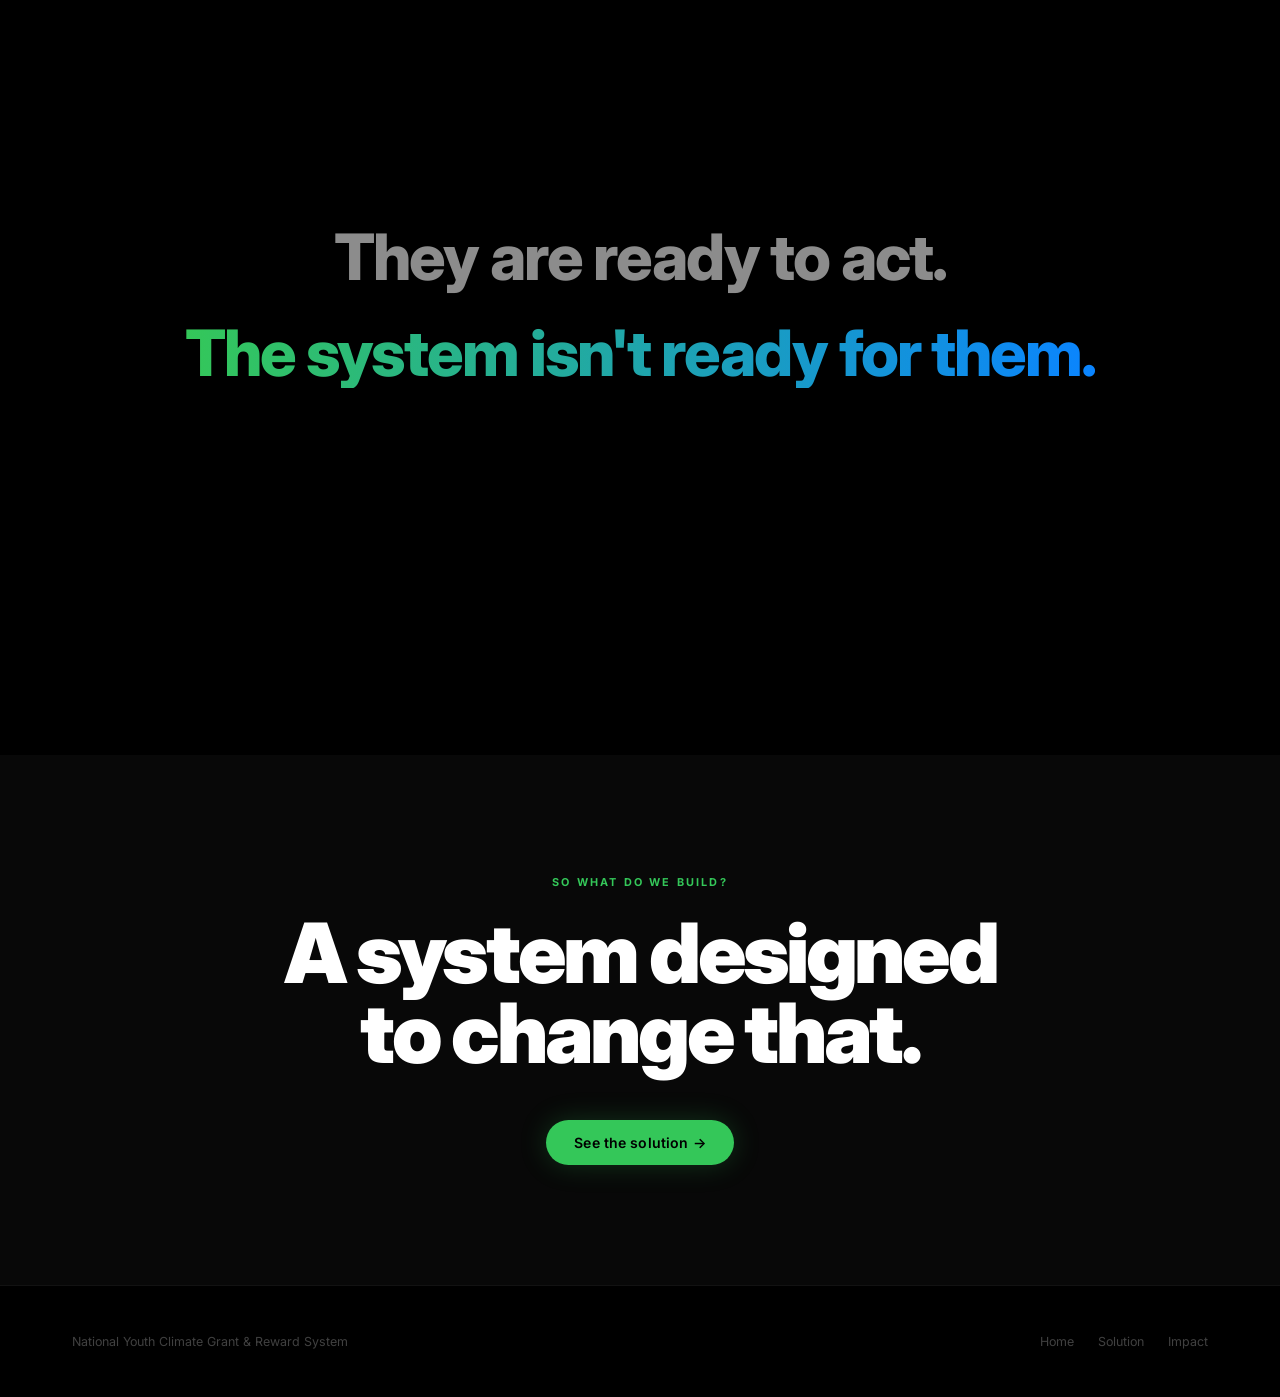
<file: problem.html>
<!DOCTYPE html>
<html lang="en">
<head>
  <meta charset="UTF-8" />
  <meta name="viewport" content="width=device-width, initial-scale=1.0" />
  <title>The Problem — Youth Climate Grant</title>
  <link rel="preconnect" href="https://fonts.googleapis.com" />
  <link rel="preconnect" href="https://fonts.gstatic.com" crossorigin />
  <link href="https://fonts.googleapis.com/css2?family=Inter:ital,wght@0,300;0,400;0,600;0,800;0,900;1,300;1,400&display=swap" rel="stylesheet" />
  <link rel="stylesheet" href="css/styles.css" />
</head>
<body>

<div id="curtain"></div>

<nav class="nav">
  <a href="index.html" class="nav__logo"><span class="nav__dot"></span>Youth Climate Grant</a>
  <ul class="nav__links">
    <li><a href="index.html">Home</a></li>
    <li><a href="problem.html">Problem</a></li>
    <li><a href="solution.html">Solution</a></li>
    <li><a href="impact.html">Impact</a></li>
  </ul>
</nav>


<!-- ═══════════════════════════════════════════
     HERO — farmer.jpg
     Intimate. A person, not a landscape.
     Opens in their world.
═══════════════════════════════════════════ -->
<section class="scene" aria-label="Problem hero">
  <div class="scene__bg scene__bg--kb"
       data-parallax="0.28"
       style="background-image:url('assets/farmer.jpg'); background-position:center 25%;">
  </div>
  <div class="ink ink--deep"></div>
  <div class="ink ink--bottom"></div>
  <div class="ink ink--warm"></div>

  <div class="scene__body">
    <span class="eyebrow fade-up">The Problem</span>
    <h1 class="display fade-up d1">They see it.<br/>They feel it.</h1>
    <p class="caption fade-up d2">
      Rural youth live the consequences of climate change every day.<br/>
      They understand it better than most.
    </p>
  </div>
  <div class="scroll-cue" aria-hidden="true">Scroll</div>
</section>


<!-- ═══════════════════════════════════════════
     LIVED REALITY — personal, present tense
═══════════════════════════════════════════ -->
<div class="prose">
  <span class="prose__eyebrow fade-up">Lived Experience</span>
  <h2 class="prose__heading fade-up d1">
    But they can't be<br/>part of the solution.
  </h2>
  <p class="prose__body fade-up d2">
    A 17-year-old in rural Queensland watches her family's cattle property
    go dry for the third season running. She has ideas — a community water
    recycling initiative, a local renewable energy co-op. She has read about
    it. She has thought about it for years.
  </p>
  <p class="prose__body fade-up d3">
    But the nearest grant workshop is four hours away. The application
    requires an institutional sponsor. Her school doesn't have a climate
    program. Her town doesn't have a climate network. She is ready.
    The system is not built for her.
  </p>
  <p class="prose__quote fade-up d4">
    "I know what needs to happen. I just don't know how to make anyone listen."<br/>
    — composite voice, rural youth survey
  </p>
</div>

<div class="rule"></div>


<!-- ═══════════════════════════════════════════
     WORD REVEAL — what's missing
═══════════════════════════════════════════ -->
<section class="word-scene" aria-label="Barriers">
  <div class="word-stack">
    <span class="word-item">No funding.</span>
    <span class="word-item">No transport.</span>
    <span class="word-item">No access.</span>
  </div>
</section>


<!-- ═══════════════════════════════════════════
     BARRIER 1 — Distance
═══════════════════════════════════════════ -->
<div class="moment" aria-label="Barrier: Distance">
  <div class="moment__bg"
       data-parallax="0.22"
       style="background-image:url('assets/rural.jpg'); background-position:center 45%;">
  </div>
  <div class="ink ink--deep" style="position:absolute;inset:0;z-index:1;"></div>
  <div class="ink ink--bottom" style="position:absolute;inset:0;z-index:1;"></div>

  <div class="moment__body">
    <span class="prose__eyebrow fade-up">Barrier 01 — Distance</span>
    <p class="moment__stat fade-up d1">300km.</p>
    <p class="moment__label fade-up d2">
      The average distance a rural youth must travel<br/>
      to attend a climate grant information session or workshop.
    </p>
  </div>
</div>


<!-- ═══════════════════════════════════════════
     BARRIER 2 — Institutional gatekeeping
═══════════════════════════════════════════ -->
<div style="background:var(--ink);">
  <div class="prose">
    <span class="prose__eyebrow fade-up">Barrier 02 — Gatekeeping</span>
    <h2 class="prose__heading fade-up d1">
      The application requires<br/>what rural youth don't have.
    </h2>
    <p class="prose__body fade-up d2">
      Most Australian youth climate grants require institutional backing —
      a university, an NGO, or a registered community organisation as sponsor.
      For urban youth with existing networks, this is easy. For rural youth,
      it is often impossible.
    </p>
    <p class="prose__body fade-up d3">
      Without that sponsor, strong ideas are rejected before a single word
      of the proposal is read.
    </p>
  </div>

  <!-- Three stats side by side -->
  <div style="max-width:1100px; margin:0 auto; padding:0 72px 80px;
              display:grid; grid-template-columns:repeat(3,1fr); gap:2px;">
    <div class="scale-up" style="background:var(--surface); border:1px solid var(--border);
         border-radius:16px; padding:44px 36px; text-align:center;">
      <p style="font-size:clamp(2.5rem,4vw,4rem); font-weight:900; letter-spacing:-0.04em;
                background:linear-gradient(135deg,var(--green),var(--blue));
                -webkit-background-clip:text; -webkit-text-fill-color:transparent;
                background-clip:text; line-height:1; margin-bottom:0.75rem;">72%</p>
      <p style="font-size:0.85rem; font-weight:600; margin-bottom:0.4rem;">
        of funded youth climate projects
      </p>
      <p style="font-size:0.78rem; color:rgba(255,255,255,0.32); line-height:1.6;">
        are based in capital cities
      </p>
    </div>
    <div class="scale-up d1" style="background:var(--surface); border:1px solid var(--border);
         border-radius:16px; padding:44px 36px; text-align:center;">
      <p style="font-size:clamp(2.5rem,4vw,4rem); font-weight:900; letter-spacing:-0.04em;
                background:linear-gradient(135deg,var(--green),var(--blue));
                -webkit-background-clip:text; -webkit-text-fill-color:transparent;
                background-clip:text; line-height:1; margin-bottom:0.75rem;">1 in 3</p>
      <p style="font-size:0.85rem; font-weight:600; margin-bottom:0.4rem;">
        rural youth with an idea
      </p>
      <p style="font-size:0.78rem; color:rgba(255,255,255,0.32); line-height:1.6;">
        never submit — application too complex
      </p>
    </div>
    <div class="scale-up d2" style="background:var(--surface); border:1px solid var(--border);
         border-radius:16px; padding:44px 36px; text-align:center;">
      <p style="font-size:clamp(2.5rem,4vw,4rem); font-weight:900; letter-spacing:-0.04em;
                background:linear-gradient(135deg,var(--green),var(--blue));
                -webkit-background-clip:text; -webkit-text-fill-color:transparent;
                background-clip:text; line-height:1; margin-bottom:0.75rem;">32%</p>
      <p style="font-size:0.85rem; font-weight:600; margin-bottom:0.4rem;">
        of Australians live regionally
      </p>
      <p style="font-size:0.78rem; color:rgba(255,255,255,0.32); line-height:1.6;">
        but receive a fraction of climate innovation support
      </p>
    </div>
  </div>
</div>

<div class="rule"></div>


<!-- ═══════════════════════════════════════════
     BARRIER 3 — Isolation
═══════════════════════════════════════════ -->
<div class="moment" style="height:60vh;" aria-label="Barrier: Isolation">
  <div class="moment__bg"
       data-parallax="0.22"
       style="background-image:url('assets/farmer.jpg'); background-position:center 55%;">
  </div>
  <div class="ink ink--darker" style="position:absolute;inset:0;z-index:1;"></div>
  <div class="ink ink--bottom" style="position:absolute;inset:0;z-index:1;"></div>

  <div class="moment__body">
    <span class="prose__eyebrow fade-up">Barrier 03 — Isolation</span>
    <p class="moment__stat fade-up d1" style="font-size:clamp(1.8rem,4vw,5rem);">
      "Without a network,<br/>a great idea stays an idea."
    </p>
    <p class="moment__label fade-up d2">
      No mentors. No peers. No one who has done it before.
    </p>
  </div>
</div>


<!-- ═══════════════════════════════════════════
     CONSEQUENCE PAUSE — pure black
═══════════════════════════════════════════ -->
<section class="consequence-scene" aria-label="Consequence pause">
  <p class="pull pull--muted fade-up">They are ready to act.</p>
  <p class="pull pull--gradient fade-up d2" style="margin-top:0.3em;">
    The system isn't ready for them.
  </p>
</section>


<!-- ═══════════════════════════════════════════
     CTA → Solution
═══════════════════════════════════════════ -->
<div style="background:var(--ink); padding:120px 72px; text-align:center;">
  <span class="eyebrow fade-up" style="display:block; margin-bottom:1.5rem;">So what do we build?</span>
  <h2 class="display fade-up d1"
      style="font-size:clamp(2.5rem,6.5vw,8rem); margin-bottom:3rem;">
    A system designed<br/>to change that.
  </h2>
  <a href="solution.html" class="btn btn--green fade-up d2">See the solution →</a>
</div>


<footer>
  <span>National Youth Climate Grant &amp; Reward System</span>
  <nav class="footer__links">
    <a href="index.html">Home</a>
    <a href="solution.html">Solution</a>
    <a href="impact.html">Impact</a>
  </nav>
</footer>

<script src="js/script.js"></script>
</body>
</html>
</file>
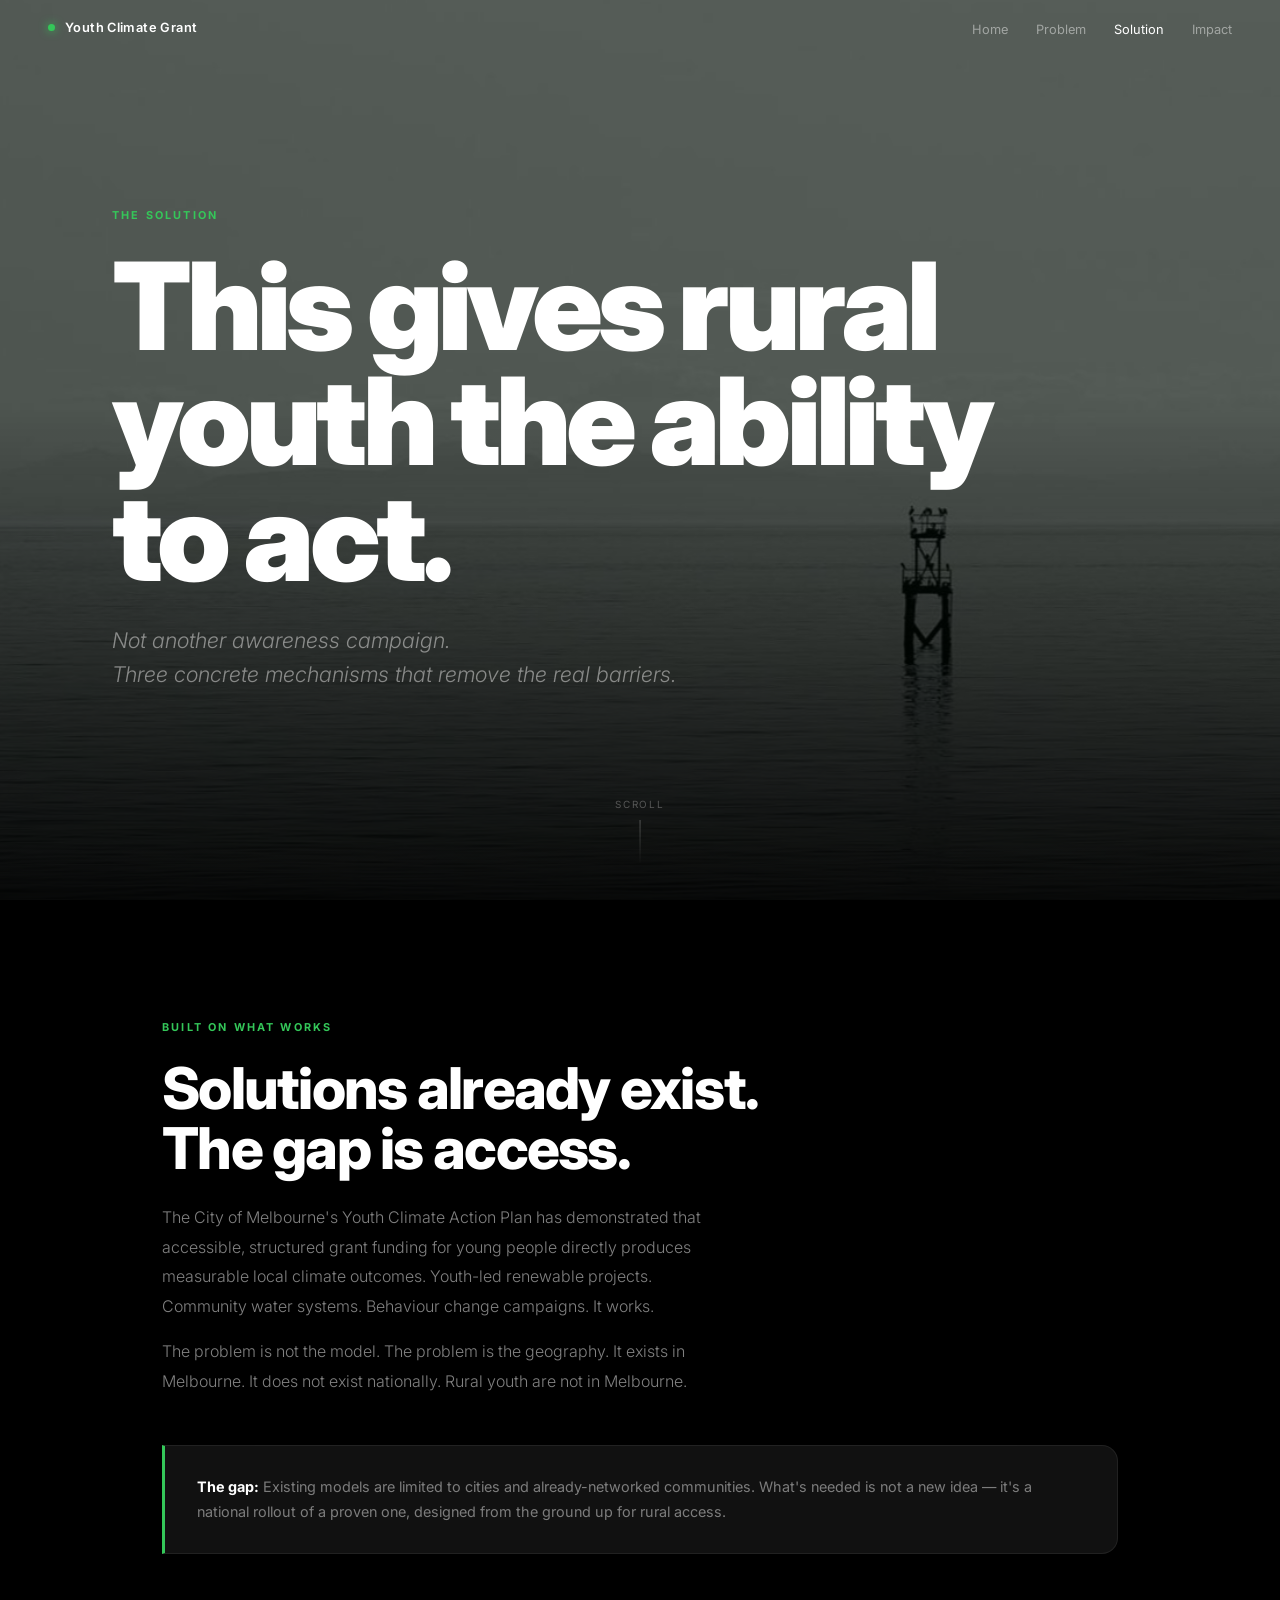
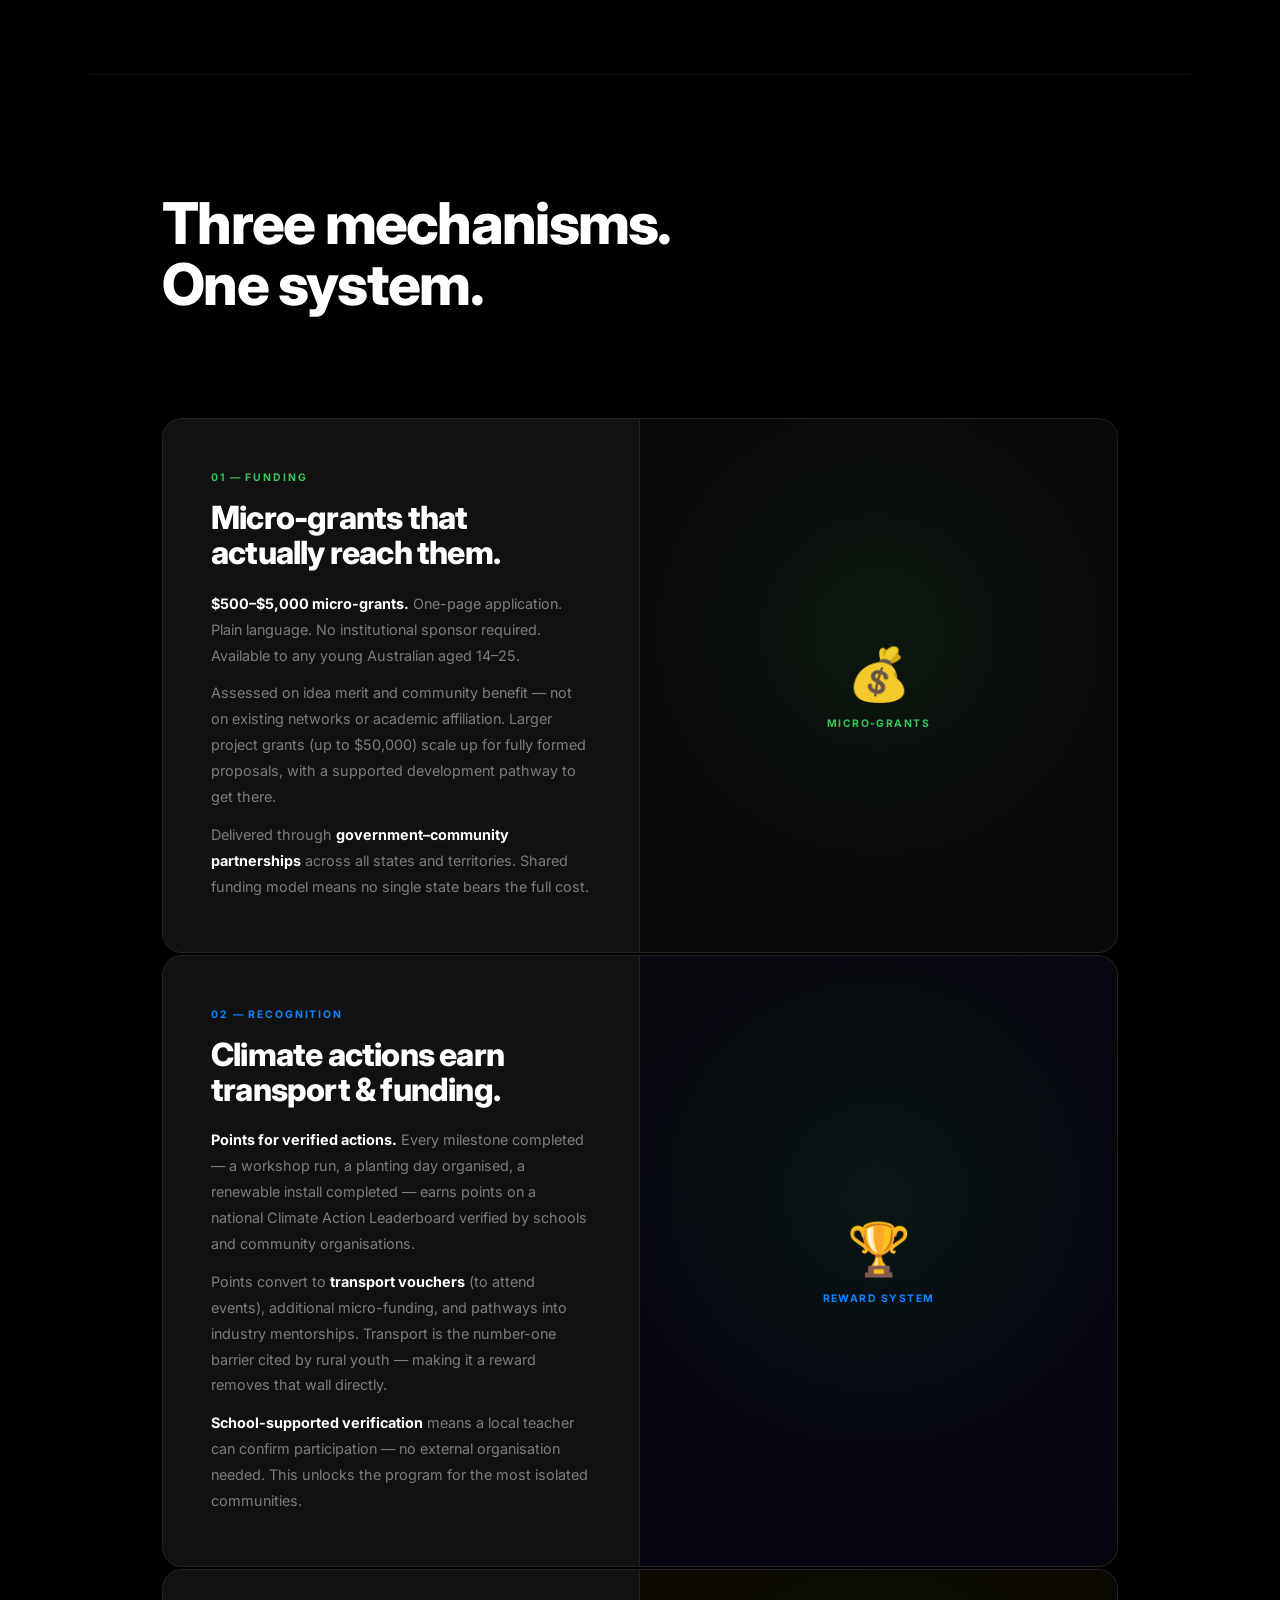
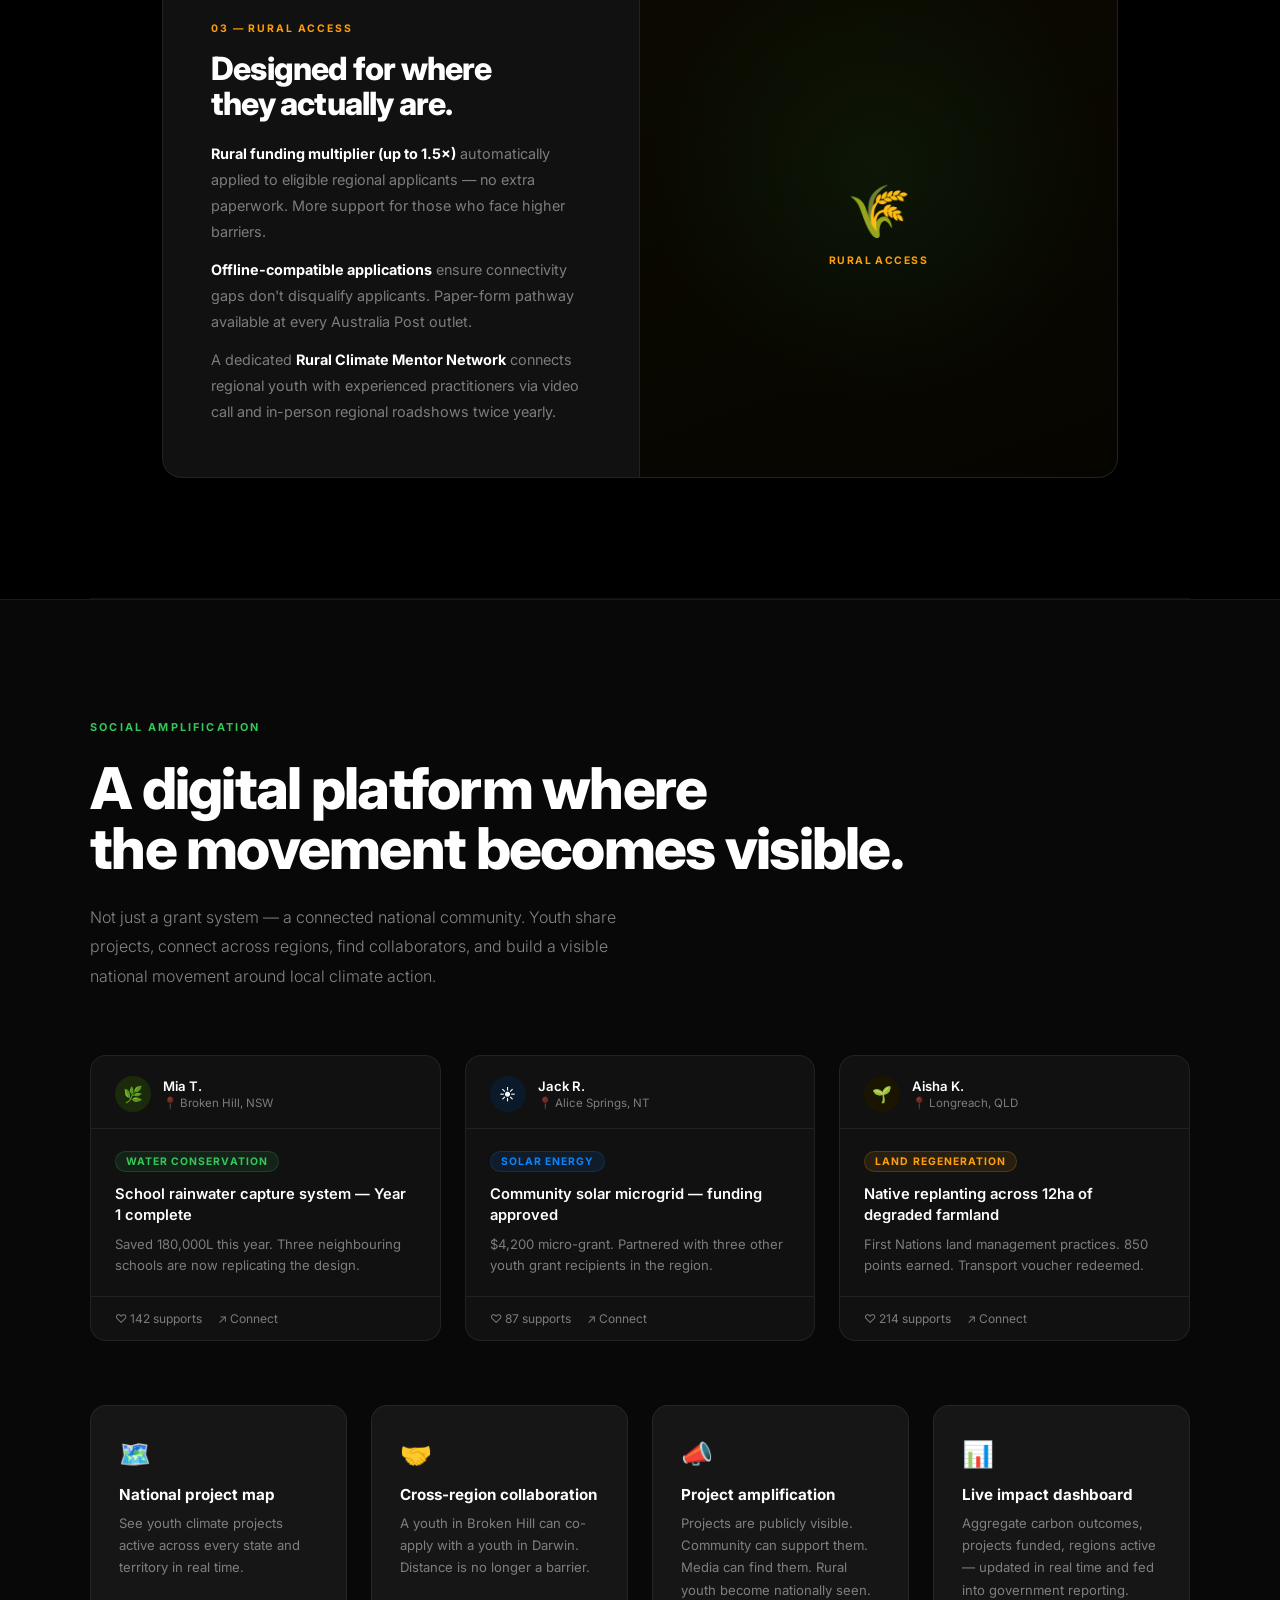
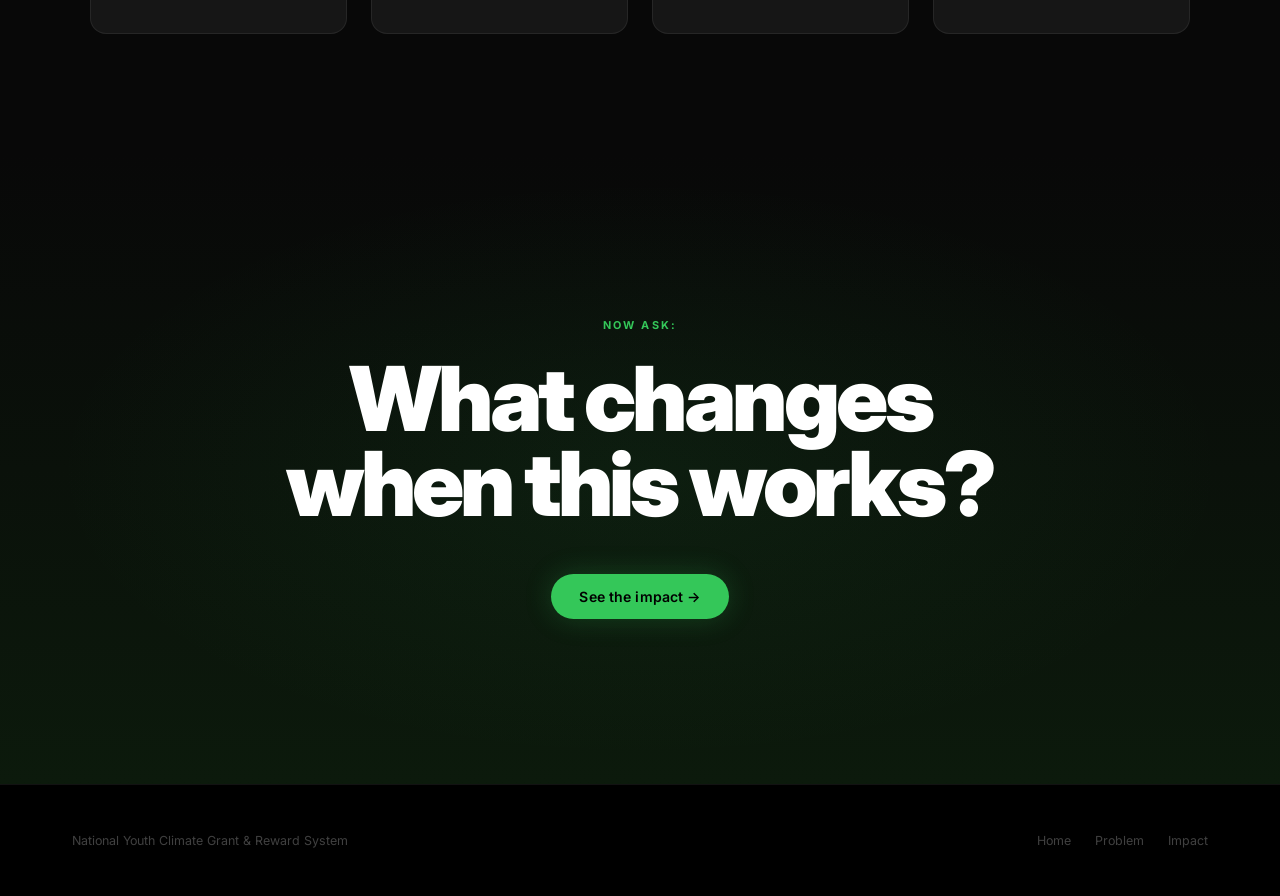
<file: solution.html>
<!DOCTYPE html>
<html lang="en">
<head>
  <meta charset="UTF-8" />
  <meta name="viewport" content="width=device-width, initial-scale=1.0" />
  <title>The Solution — Youth Climate Grant</title>
  <link rel="preconnect" href="https://fonts.googleapis.com" />
  <link rel="preconnect" href="https://fonts.gstatic.com" crossorigin />
  <link href="https://fonts.googleapis.com/css2?family=Inter:ital,wght@0,300;0,400;0,600;0,800;0,900;1,300;1,400&display=swap" rel="stylesheet" />
  <link rel="stylesheet" href="css/styles.css" />
</head>
<body>

<div id="curtain"></div>

<nav class="nav">
  <a href="index.html" class="nav__logo"><span class="nav__dot"></span>Youth Climate Grant</a>
  <ul class="nav__links">
    <li><a href="index.html">Home</a></li>
    <li><a href="problem.html">Problem</a></li>
    <li><a href="solution.html">Solution</a></li>
    <li><a href="impact.html">Impact</a></li>
  </ul>
</nav>


<!-- ═══════════════════════════════════════════
     HERO — students.jpg. Green tint = hope enters.
═══════════════════════════════════════════ -->
<section class="scene" aria-label="Solution hero">
  <div class="scene__bg scene__bg--kb"
       data-parallax="0.28"
       style="background-image:url('assets/students.jpg'); background-position:center 38%;">
  </div>
  <div class="ink ink--green"></div>
  <div class="ink" style="background:rgba(0,0,0,0.3);"></div>
  <div class="ink ink--bottom"></div>

  <div class="scene__body">
    <span class="eyebrow fade-up">The Solution</span>
    <h1 class="display fade-up d1">
      This gives rural<br/>youth the ability<br/>to act.
    </h1>
    <p class="caption fade-up d2">
      Not another awareness campaign.<br/>
      Three concrete mechanisms that remove the real barriers.
    </p>
  </div>
  <div class="scroll-cue" aria-hidden="true">Scroll</div>
</section>


<!-- ═══════════════════════════════════════════
     SECTION 1 — Existing grants already work
     Ground the solution in what's proven.
═══════════════════════════════════════════ -->
<div class="prose">
  <span class="prose__eyebrow fade-up">Built on what works</span>
  <h2 class="prose__heading fade-up d1">
    Solutions already exist.<br/>The gap is access.
  </h2>
  <p class="prose__body fade-up d2">
    The City of Melbourne's Youth Climate Action Plan has demonstrated that
    accessible, structured grant funding for young people directly produces
    measurable local climate outcomes. Youth-led renewable projects. Community
    water systems. Behaviour change campaigns. It works.
  </p>
  <p class="prose__body fade-up d3">
    The problem is not the model. The problem is the geography.
    It exists in Melbourne. It does not exist nationally.
    Rural youth are not in Melbourne.
  </p>
  <div class="callout fade-up d4">
    <strong>The gap:</strong> Existing models are limited to cities and already-networked
    communities. What's needed is not a new idea — it's a national rollout of a
    proven one, designed from the ground up for rural access.
  </div>
</div>

<div class="rule"></div>


<!-- ═══════════════════════════════════════════
     SECTION 2 — Our solution: three pillars
═══════════════════════════════════════════ -->
<div class="prose prose--tight">
  <span class="prose__eyebrow fade-up">National Rollout</span>
  <h2 class="prose__heading fade-up d1">Three mechanisms.<br/>One system.</h2>
</div>

<div class="pillars">

  <!-- Pillar 1: Micro-grants -->
  <div class="pillar scale-up" aria-label="Pillar 1: Micro-grants">
    <div class="pillar__text">
      <span class="pillar__num">01 — Funding</span>
      <h3 class="pillar__title">Micro-grants that<br/>actually reach them.</h3>
      <p class="pillar__body">
        <strong style="color:var(--white);">$500–$5,000 micro-grants.</strong> One-page application.
        Plain language. No institutional sponsor required.
        Available to any young Australian aged 14–25.
      </p>
      <p class="pillar__body">
        Assessed on idea merit and community benefit — not on existing
        networks or academic affiliation. Larger project grants
        (up to $50,000) scale up for fully formed proposals,
        with a supported development pathway to get there.
      </p>
      <p class="pillar__body">
        Delivered through <strong style="color:var(--white);">government–community partnerships</strong>
        across all states and territories. Shared funding model means
        no single state bears the full cost.
      </p>
    </div>
    <div class="pillar__visual">
      <span aria-hidden="true">💰</span>
      <span class="pillar__visual-tag">Micro-Grants</span>
    </div>
  </div>

  <!-- Pillar 2: Reward system -->
  <div class="pillar scale-up d1" aria-label="Pillar 2: Reward system">
    <div class="pillar__text">
      <span class="pillar__num" style="color:var(--blue);">02 — Recognition</span>
      <h3 class="pillar__title">Climate actions earn<br/>transport &amp; funding.</h3>
      <p class="pillar__body">
        <strong style="color:var(--white);">Points for verified actions.</strong> Every milestone
        completed — a workshop run, a planting day organised, a renewable
        install completed — earns points on a national Climate Action
        Leaderboard verified by schools and community organisations.
      </p>
      <p class="pillar__body">
        Points convert to <strong style="color:var(--white);">transport vouchers</strong> (to attend
        events), additional micro-funding, and pathways into industry
        mentorships. Transport is the number-one barrier cited by rural
        youth — making it a reward removes that wall directly.
      </p>
      <p class="pillar__body">
        <strong style="color:var(--white);">School-supported verification</strong> means a local
        teacher can confirm participation — no external organisation needed.
        This unlocks the program for the most isolated communities.
      </p>
    </div>
    <div class="pillar__visual" style="background:linear-gradient(160deg,#08080f,#050510);">
      <span aria-hidden="true" style="position:relative;z-index:1;">🏆</span>
      <span class="pillar__visual-tag" style="color:var(--blue);">Reward System</span>
    </div>
  </div>

  <!-- Pillar 3: Rural inclusion design -->
  <div class="pillar scale-up d2" aria-label="Pillar 3: Rural inclusion">
    <div class="pillar__text">
      <span class="pillar__num" style="color:var(--amber);">03 — Rural Access</span>
      <h3 class="pillar__title">Designed for where<br/>they actually are.</h3>
      <p class="pillar__body">
        <strong style="color:var(--white);">Rural funding multiplier (up to 1.5×)</strong> automatically
        applied to eligible regional applicants — no extra paperwork.
        More support for those who face higher barriers.
      </p>
      <p class="pillar__body">
        <strong style="color:var(--white);">Offline-compatible applications</strong> ensure
        connectivity gaps don't disqualify applicants.
        Paper-form pathway available at every Australia Post outlet.
      </p>
      <p class="pillar__body">
        A dedicated <strong style="color:var(--white);">Rural Climate Mentor Network</strong> connects
        regional youth with experienced practitioners via video call
        and in-person regional roadshows twice yearly.
      </p>
    </div>
    <div class="pillar__visual" style="background:linear-gradient(160deg,#0c0a00,#060500);">
      <span aria-hidden="true" style="position:relative;z-index:1;">🌾</span>
      <span class="pillar__visual-tag" style="color:var(--amber);">Rural Access</span>
    </div>
  </div>

</div><!-- end .pillars -->

<div class="rule"></div>


<!-- ═══════════════════════════════════════════
     SECTION 3 — SOCIAL MEDIA / DIGITAL PLATFORM
     A layer that builds national movement and
     connects youth across regions.
═══════════════════════════════════════════ -->
<section class="platform-section" aria-label="Digital platform layer">

  <div class="platform-header">
    <span class="prose__eyebrow fade-up">Social Amplification</span>
    <h2 class="prose__heading fade-up d1" style="max-width:none;">
      A digital platform where<br/>the movement becomes visible.
    </h2>
    <p class="prose__body fade-up d2">
      Not just a grant system — a connected national community. Youth share projects,
      connect across regions, find collaborators, and build a visible national movement
      around local climate action.
    </p>
  </div>

  <!-- Mock platform feed — shows what the platform looks like -->
  <div class="platform-feed">

    <!-- Card 1: Broken Hill -->
    <div class="feed-card scale-up">
      <div class="feed-card__header">
        <div class="feed-card__avatar" style="background:#1a2a0a;">🌿</div>
        <div class="feed-card__meta">
          <p class="feed-card__name">Mia T.</p>
          <p class="feed-card__location">📍 Broken Hill, NSW</p>
        </div>
      </div>
      <div class="feed-card__body">
        <span class="feed-card__tag">Water Conservation</span>
        <p class="feed-card__project">School rainwater capture system — Year 1 complete</p>
        <p class="feed-card__desc">
          Saved 180,000L this year. Three neighbouring schools are now replicating the design.
        </p>
      </div>
      <div class="feed-card__footer">
        <button class="feed-card__action" aria-label="Support this project">
          ♡ 142 supports
        </button>
        <button class="feed-card__action" aria-label="Connect with this youth">
          ↗ Connect
        </button>
      </div>
    </div>

    <!-- Card 2: Alice Springs -->
    <div class="feed-card scale-up d1">
      <div class="feed-card__header">
        <div class="feed-card__avatar" style="background:#0a1a2a;">☀️</div>
        <div class="feed-card__meta">
          <p class="feed-card__name">Jack R.</p>
          <p class="feed-card__location">📍 Alice Springs, NT</p>
        </div>
      </div>
      <div class="feed-card__body">
        <span class="feed-card__tag" style="background:rgba(10,132,255,0.1); color:var(--blue); border-color:rgba(10,132,255,0.2);">
          Solar Energy
        </span>
        <p class="feed-card__project">Community solar microgrid — funding approved</p>
        <p class="feed-card__desc">
          $4,200 micro-grant. Partnered with three other youth grant recipients in the region.
        </p>
      </div>
      <div class="feed-card__footer">
        <button class="feed-card__action">♡ 87 supports</button>
        <button class="feed-card__action">↗ Connect</button>
      </div>
    </div>

    <!-- Card 3: Longreach -->
    <div class="feed-card scale-up d2">
      <div class="feed-card__header">
        <div class="feed-card__avatar" style="background:#1a1500;">🌱</div>
        <div class="feed-card__meta">
          <p class="feed-card__name">Aisha K.</p>
          <p class="feed-card__location">📍 Longreach, QLD</p>
        </div>
      </div>
      <div class="feed-card__body">
        <span class="feed-card__tag" style="background:rgba(255,159,10,0.1); color:var(--amber); border-color:rgba(255,159,10,0.2);">
          Land Regeneration
        </span>
        <p class="feed-card__project">Native replanting across 12ha of degraded farmland</p>
        <p class="feed-card__desc">
          First Nations land management practices. 850 points earned. Transport voucher redeemed.
        </p>
      </div>
      <div class="feed-card__footer">
        <button class="feed-card__action">♡ 214 supports</button>
        <button class="feed-card__action">↗ Connect</button>
      </div>
    </div>

  </div><!-- end .platform-feed -->

  <!-- Platform feature list -->
  <div style="max-width:1100px; margin:4rem auto 0;
              display:grid; grid-template-columns:repeat(auto-fit, minmax(240px,1fr));
              gap:1.5rem;">
    <div class="fade-up" style="background:var(--surface-2); border:1px solid var(--border);
         border-radius:16px; padding:32px 28px;">
      <div style="font-size:1.6rem; margin-bottom:1rem;" aria-hidden="true">🗺️</div>
      <h3 style="font-size:0.95rem; font-weight:700; margin-bottom:0.5rem;">National project map</h3>
      <p style="font-size:0.82rem; color:var(--muted); line-height:1.7;">
        See youth climate projects active across every state and territory in real time.
      </p>
    </div>
    <div class="fade-up d1" style="background:var(--surface-2); border:1px solid var(--border);
         border-radius:16px; padding:32px 28px;">
      <div style="font-size:1.6rem; margin-bottom:1rem;" aria-hidden="true">🤝</div>
      <h3 style="font-size:0.95rem; font-weight:700; margin-bottom:0.5rem;">Cross-region collaboration</h3>
      <p style="font-size:0.82rem; color:var(--muted); line-height:1.7;">
        A youth in Broken Hill can co-apply with a youth in Darwin.
        Distance is no longer a barrier.
      </p>
    </div>
    <div class="fade-up d2" style="background:var(--surface-2); border:1px solid var(--border);
         border-radius:16px; padding:32px 28px;">
      <div style="font-size:1.6rem; margin-bottom:1rem;" aria-hidden="true">📣</div>
      <h3 style="font-size:0.95rem; font-weight:700; margin-bottom:0.5rem;">Project amplification</h3>
      <p style="font-size:0.82rem; color:var(--muted); line-height:1.7;">
        Projects are publicly visible. Community can support them. Media can find them.
        Rural youth become nationally seen.
      </p>
    </div>
    <div class="fade-up d3" style="background:var(--surface-2); border:1px solid var(--border);
         border-radius:16px; padding:32px 28px;">
      <div style="font-size:1.6rem; margin-bottom:1rem;" aria-hidden="true">📊</div>
      <h3 style="font-size:0.95rem; font-weight:700; margin-bottom:0.5rem;">Live impact dashboard</h3>
      <p style="font-size:0.82rem; color:var(--muted); line-height:1.7;">
        Aggregate carbon outcomes, projects funded, regions active —
        updated in real time and fed into government reporting.
      </p>
    </div>
  </div>

</section><!-- end .platform-section -->


<!-- ═══════════════════════════════════════════
     TRANSITION → Impact
═══════════════════════════════════════════ -->
<section class="transition-scene" style="height:70vh;" aria-label="Transition to impact">
  <div class="transition-scene__glow" aria-hidden="true"></div>
  <div style="position:relative; z-index:2; text-align:center; padding:0 48px;">
    <span class="eyebrow fade-up" style="display:block; margin-bottom:1.5rem;">Now ask:</span>
    <h2 class="display fade-up d1" style="font-size:clamp(2.5rem,7vw,9rem);">
      What changes<br/>when this works?
    </h2>
    <div style="margin-top:3rem;" class="fade-up d2">
      <a href="impact.html" class="btn btn--green">See the impact →</a>
    </div>
  </div>
</section>


<footer>
  <span>National Youth Climate Grant &amp; Reward System</span>
  <nav class="footer__links">
    <a href="index.html">Home</a>
    <a href="problem.html">Problem</a>
    <a href="impact.html">Impact</a>
  </nav>
</footer>

<script src="js/script.js"></script>
</body>
</html>
</file>
<file: css/styles.css>
/* ============================================================
   styles.css — National Youth Climate Grant
   Cinematic story website. Dark → hopeful arc.
   New in this version: interactive perspective panels,
   social platform layer, before/after transformation.
   ============================================================ */

@import url('https://fonts.googleapis.com/css2?family=Inter:ital,wght@0,300;0,400;0,600;0,800;0,900;1,300;1,400&display=swap');

/* ─── TOKENS ─────────────────────────────────────────────── */
:root {
  --black:      #000;
  --ink:        #080808;
  --surface:    #111;
  --surface-2:  #161616;
  --border:     rgba(255,255,255,0.07);
  --white:      #fff;
  --muted:      rgba(255,255,255,0.45);
  --dim:        rgba(255,255,255,0.2);
  --green:      #34c759;
  --green-glow: rgba(52,199,89,0.12);
  --blue:       #0a84ff;
  --amber:      #ff9f0a;
  --ease:       cubic-bezier(0.22, 1, 0.36, 1);
  --ease-in:    cubic-bezier(0.55, 0, 1, 0.45);
}

/* ─── RESET ──────────────────────────────────────────────── */
*, *::before, *::after { box-sizing: border-box; margin: 0; padding: 0; }
html { scroll-behavior: smooth; }
body {
  font-family: 'Inter', -apple-system, sans-serif;
  background: var(--black);
  color: var(--white);
  overflow-x: hidden;
  -webkit-font-smoothing: antialiased;
}
a { color: inherit; text-decoration: none; }

/* ─── PAGE CURTAIN ───────────────────────────────────────── */
#curtain {
  position: fixed; inset: 0;
  background: var(--black);
  z-index: 9999;
  transition: opacity 1.1s var(--ease);
  pointer-events: none;
}
#curtain.lifted { opacity: 0; }

/* ─── NAVBAR ─────────────────────────────────────────────── */
.nav {
  position: fixed; top: 0; left: 0; right: 0;
  z-index: 500;
  display: flex; align-items: center;
  justify-content: space-between;
  padding: 0 48px; height: 56px;
  background: transparent;
  transition: background 0.5s var(--ease), border-color 0.4s;
  border-bottom: 1px solid transparent;
}
.nav--solid {
  background: rgba(0,0,0,0.82);
  backdrop-filter: blur(22px);
  -webkit-backdrop-filter: blur(22px);
  border-bottom-color: var(--border);
}
.nav__logo {
  display: flex; align-items: center; gap: 10px;
  font-size: 0.8rem; font-weight: 600; letter-spacing: 0.03em;
}
.nav__dot {
  width: 7px; height: 7px; border-radius: 50%;
  background: var(--green);
  box-shadow: 0 0 10px var(--green);
  animation: dot-beat 3s ease-in-out infinite;
}
@keyframes dot-beat {
  0%,100% { opacity:1; transform:scale(1); }
  50%      { opacity:0.35; transform:scale(0.65); }
}
.nav__links { display: flex; gap: 28px; list-style: none; }
.nav__links a {
  font-size: 0.8rem; color: var(--muted);
  transition: color 0.25s;
}
.nav__links a:hover, .nav__links a.active { color: var(--white); }

/* ─── SCENE (fullscreen image section) ──────────────────── */
.scene {
  position: relative; height: 100vh;
  overflow: hidden;
  display: flex; align-items: center; justify-content: center;
}
.scene__bg {
  position: absolute; inset: -18%;
  background-size: cover; background-position: center;
  will-change: transform;
}
.scene__bg--kb { animation: kenburns 20s ease-out forwards; }
@keyframes kenburns {
  from { transform: scale(1.0); }
  to   { transform: scale(1.14); }
}
/* Ink overlay helpers */
.ink {
  position: absolute; inset: 0; pointer-events: none; z-index: 1;
}
.ink--base    { background: rgba(0,0,0,0.38); }
.ink--deep    { background: rgba(0,0,0,0.60); }
.ink--darker  { background: rgba(0,0,0,0.74); }
.ink--bottom  { background: linear-gradient(to top, rgba(0,0,0,0.88) 0%, rgba(0,0,0,0.04) 55%); }
.ink--top     { background: linear-gradient(to bottom, rgba(0,0,0,0.55) 0%, transparent 50%); }
.ink--vignette{ background: radial-gradient(ellipse at center, transparent 38%, rgba(0,0,0,0.55) 100%); }
.ink--warm    { background: rgba(15,8,0,0.32); }
.ink--green   { background: rgba(0,22,8,0.48); }

/* Scene content above overlays */
.scene__body {
  position: relative; z-index: 2;
  width: 100%; max-width: 1200px; padding: 0 72px;
}
.scene__body--center { text-align: center; }

/* ─── TYPOGRAPHY ─────────────────────────────────────────── */
.eyebrow {
  font-size: 0.68rem; font-weight: 700;
  letter-spacing: 0.2em; text-transform: uppercase;
  color: var(--green); display: block; margin-bottom: 1.6rem;
}
.eyebrow--amber { color: var(--amber); }
.eyebrow--blue  { color: var(--blue); }

/* Giant display headline */
.display {
  font-size: clamp(3rem, 9.5vw, 11rem);
  font-weight: 900; line-height: 0.95; letter-spacing: -0.04em;
}
.display--light { font-weight: 300; font-style: italic; letter-spacing: -0.02em; }
.display--gradient {
  background: linear-gradient(110deg, var(--green) 0%, var(--blue) 100%);
  -webkit-background-clip: text; -webkit-text-fill-color: transparent; background-clip: text;
}

/* Emotional pull lines */
.pull {
  font-size: clamp(2rem, 5vw, 5.5rem);
  font-weight: 800; letter-spacing: -0.03em; line-height: 1.07;
}
.pull--dim   { color: rgba(255,255,255,0.25); }
.pull--muted { color: rgba(255,255,255,0.55); }
.pull--green { color: var(--green); }
.pull--gradient {
  background: linear-gradient(90deg, var(--green), var(--blue));
  -webkit-background-clip: text; -webkit-text-fill-color: transparent; background-clip: text;
}

.caption {
  font-size: clamp(0.95rem, 2vw, 1.35rem);
  font-weight: 300; font-style: italic;
  color: var(--muted); margin-top: 1.8rem; line-height: 1.6; max-width: 44ch;
}

/* ─── SCROLL CUE ─────────────────────────────────────────── */
.scroll-cue {
  position: absolute; bottom: 36px; left: 50%;
  transform: translateX(-50%); z-index: 5;
  display: flex; flex-direction: column;
  align-items: center; gap: 10px;
  font-size: 0.62rem; letter-spacing: 0.2em;
  text-transform: uppercase; color: rgba(255,255,255,0.28);
  animation: cue 2.5s ease-in-out infinite;
}
.scroll-cue::after {
  content: ''; width: 1px; height: 44px;
  background: linear-gradient(to bottom, rgba(255,255,255,0.28), transparent);
}
@keyframes cue {
  0%,100% { transform: translateX(-50%) translateY(0); }
  50%      { transform: translateX(-50%) translateY(9px); }
}

/* ═══════════════════════════════════════════════════════════
   INTERACTIVE PERSPECTIVE PANELS
   The centrepiece interaction of the homepage.
   Click a panel → it expands, the other collapses.
   A story section appears below with scroll animations.
═══════════════════════════════════════════════════════════ */

/* Container: flex row, full viewport height */
.split-view {
  display: flex; height: 100vh;
  overflow: hidden; position: relative;
}

/* Individual panel */
.panel {
  flex: 1; /* Each panel = 50% width */
  position: relative; overflow: hidden;
  cursor: pointer;
  /* Animate flex growth/shrinkage smoothly */
  transition:
    flex 0.9s var(--ease),
    opacity 0.5s ease 0.1s;
}

/* Background image within panel */
.panel__bg {
  position: absolute; inset: -15%;
  background-size: cover; background-position: center;
  will-change: transform;
  transition: transform 0.7s var(--ease);
}
.panel:hover .panel__bg { transform: scale(1.04); }

/* Dark overlay */
.panel__ink {
  position: absolute; inset: 0;
  background: rgba(0,0,0,0.42);
  transition: background 0.5s var(--ease);
}
.panel:hover .panel__ink { background: rgba(0,0,0,0.28); }
.panel__ink--bottom { background: linear-gradient(to top, rgba(0,0,0,0.85) 0%, rgba(0,0,0,0.1) 60%); }

/* Text overlay at bottom of each panel */
.panel__copy {
  position: absolute; z-index: 2;
  bottom: 64px; left: 56px; right: 40px;
  pointer-events: none;
}
.panel__tag {
  display: inline-block;
  font-size: 0.65rem; font-weight: 700;
  letter-spacing: 0.18em; text-transform: uppercase;
  padding: 5px 13px; border-radius: 100px;
  border: 1px solid rgba(255,255,255,0.28);
  color: rgba(255,255,255,0.75);
  margin-bottom: 1rem;
}
.panel__tag--amber { border-color: rgba(255,159,10,0.5); color: var(--amber); }
.panel__tag--blue  { border-color: rgba(10,132,255,0.5); color: #5ac8fa; }
.panel__title {
  font-size: clamp(2.2rem, 4.5vw, 4.5rem);
  font-weight: 900; letter-spacing: -0.035em; line-height: 1.0;
  margin-bottom: 1rem;
}
.panel__sub {
  font-size: 0.85rem; font-weight: 300; font-style: italic;
  color: rgba(255,255,255,0.5); line-height: 1.5;
}
.panel__cta {
  display: inline-flex; align-items: center; gap: 7px;
  font-size: 0.8rem; font-weight: 600;
  color: rgba(255,255,255,0.5);
  margin-top: 1.25rem;
  transition: color 0.3s, gap 0.3s;
  pointer-events: all;
}
.panel:hover .panel__cta { color: var(--white); gap: 11px; }

/* Thin vertical divider between panels */
.panel-divider {
  position: absolute; top: 0; bottom: 0; left: 50%;
  width: 1px; background: rgba(255,255,255,0.14);
  z-index: 6; pointer-events: none;
  transition: opacity 0.4s ease;
}

/* ── Panel state: selection has been made ── */
/*
  .split-view.has-selection is added by JS when a panel is clicked.
  Active panel grows; inactive panel collapses.
*/
.split-view.has-selection .panel-divider { opacity: 0; }

.split-view.has-selection .panel.is-active {
  flex: 4;     /* Takes most of the width */
  cursor: default;
}
.split-view.has-selection .panel.is-active .panel__bg {
  transform: scale(1.06); /* Subtle zoom on the chosen panel */
}

.split-view.has-selection .panel.is-inactive {
  flex: 0;     /* Collapses completely */
  opacity: 0;
  pointer-events: none;
}

/* Hover instruction (appears on entry, before any click) */
.split-hint {
  position: absolute; bottom: 20px; left: 50%;
  transform: translateX(-50%);
  z-index: 10; text-align: center;
  font-size: 0.68rem; font-weight: 600;
  letter-spacing: 0.14em; text-transform: uppercase;
  color: rgba(255,255,255,0.35);
  transition: opacity 0.4s;
  pointer-events: none;
  white-space: nowrap;
}
.split-view.has-selection .split-hint { opacity: 0; }

/* ═══════════════════════════════════════════════════════════
   PERSPECTIVE STORY SECTIONS
   Appear below the split panels after a panel is clicked.
═══════════════════════════════════════════════════════════ */

/* Wrapper — hidden by default, revealed by JS */
.p-story {
  display: none;        /* JS sets display:block when activated */
  overflow: hidden;
}

/* Each scene within the story is fullscreen */
.p-scene {
  height: 100vh; position: relative;
  overflow: hidden;
  display: flex; align-items: center; justify-content: center;
}
.p-scene--dark       { background: #050505; }
.p-scene--black      { background: var(--black); }
.p-scene--consequence{
  background: var(--black);
  text-align: center;
  flex-direction: column; gap: 0;
}

/* Background image inside a p-scene */
.p-scene__bg {
  position: absolute; inset: -18%;
  background-size: cover; background-position: center;
  will-change: transform;
}
.p-scene__body {
  position: relative; z-index: 2;
  padding: 0 72px; max-width: 1200px; width: 100%;
}
.p-scene__body--center { text-align: center; }

/* Story line sizes */
.p-line {
  font-size: clamp(2.2rem, 5.5vw, 6rem);
  font-weight: 900; letter-spacing: -0.035em; line-height: 1.05;
  margin-bottom: 0.35em;
}
.p-line--italic {
  font-weight: 300; font-style: italic;
  color: var(--muted);
  font-size: clamp(1.4rem, 3vw, 3.2rem);
}
.p-line--green  { color: var(--green); }
.p-line--amber  { color: var(--amber); }

/* ── Back / continue buttons ── */
/*
  Back button: fixed top-left, visible while any story is active.
  Continue button: full-width dark section at end of each story.
*/
.story-back-btn {
  display: none; /* JS shows/hides */
  position: fixed; top: 68px; left: 48px;
  z-index: 600;
  background: rgba(0,0,0,0.65);
  backdrop-filter: blur(14px); -webkit-backdrop-filter: blur(14px);
  border: 1px solid rgba(255,255,255,0.16);
  border-radius: 100px;
  padding: 9px 18px 9px 14px;
  font-family: inherit; font-size: 0.78rem; font-weight: 500;
  color: rgba(255,255,255,0.7); cursor: pointer;
  transition: background 0.3s, color 0.3s;
  align-items: center; gap: 8px;
}
.story-back-btn:hover { background: rgba(255,255,255,0.1); color: var(--white); }

.story-continue {
  background: var(--black); text-align: center;
  padding: 80px 48px;
}
.story-continue p {
  font-size: 0.78rem; font-weight: 600;
  letter-spacing: 0.12em; text-transform: uppercase;
  color: rgba(255,255,255,0.3);
  margin-bottom: 1.5rem;
}

/* ═══════════════════════════════════════════════════════════
   SHARED INSIGHT
   Appears after either perspective story ends.
   Two fullscreen scenes.
═══════════════════════════════════════════════════════════ */
.shared-insight { display: none; }

.insight-scene {
  height: 100vh;
  display: flex; flex-direction: column;
  align-items: center; justify-content: center;
  text-align: center; padding: 0 48px;
  background: var(--black); position: relative; overflow: hidden;
}
.insight-scene::before {
  content: ''; position: absolute; inset: 0;
  background: radial-gradient(ellipse at center, rgba(52,199,89,0.04), transparent 65%);
  pointer-events: none;
}
.insight-scene--reframe { background: #040804; }

.insight-headline {
  font-size: clamp(3.5rem, 9vw, 10.5rem);
  font-weight: 900; letter-spacing: -0.04em;
  line-height: 0.92; margin-bottom: 0.1em;
}
.insight-headline--dim   { color: rgba(255,255,255,0.2); }
.insight-headline--white { color: var(--white); }

.insight-statement {
  font-size: clamp(2rem, 5vw, 5.5rem);
  font-weight: 800; letter-spacing: -0.03em; line-height: 1.08;
  margin-bottom: 0.4em;
}
.insight-statement--dim { color: rgba(255,255,255,0.25); }
.insight-statement--gradient {
  background: linear-gradient(90deg, var(--green), var(--blue));
  -webkit-background-clip: text; -webkit-text-fill-color: transparent; background-clip: text;
}

/* ─── WORD REVEAL SCENE ──────────────────────────────────── */
/* Used for "No funding / No transport / No access" */
.word-scene {
  height: 100vh; background: #040404;
  display: flex; align-items: center; justify-content: center;
  position: relative; overflow: hidden;
}
.word-scene::before {
  content: ''; position: absolute; inset: 0;
  background: radial-gradient(ellipse at center, rgba(52,199,89,0.04), transparent 70%);
}
.word-stack {
  position: relative; z-index: 2;
  text-align: center;
  display: flex; flex-direction: column; gap: 0.35em;
}
.word-item {
  font-size: clamp(3.5rem, 9vw, 10rem);
  font-weight: 900; letter-spacing: -0.045em; line-height: 1;
  opacity: 0; transform: translateY(36px);
  transition: opacity 0.8s var(--ease), transform 0.8s var(--ease);
}
.word-item.is-visible { opacity: 1; transform: none; }
.word-item:nth-child(1) { color: rgba(255,255,255,0.38); }
.word-item:nth-child(2) { color: rgba(255,255,255,0.68); }
.word-item:nth-child(3) { color: var(--white); }

/* ─── CONSEQUENCE / PAUSE SCENE ──────────────────────────── */
/* Pure black. Maximum weight. */
.consequence-scene {
  height: 100vh; background: var(--black);
  display: flex; flex-direction: column;
  align-items: center; justify-content: center;
  text-align: center; padding: 0 48px; gap: 0.5rem;
}

/* ─── TRANSITION SCENE ───────────────────────────────────── */
.transition-scene {
  height: 100vh;
  background: linear-gradient(180deg, #080808 0%, #0c1a0c 100%);
  display: flex; align-items: center; justify-content: center;
  text-align: center; padding: 0 48px;
  position: relative; overflow: hidden;
}
.transition-scene__glow {
  position: absolute; inset: 0;
  background: radial-gradient(ellipse at center, rgba(52,199,89,0.07), transparent 65%);
  animation: glow-breathe 6s ease-in-out infinite;
}
@keyframes glow-breathe {
  0%,100% { transform:scale(1);   opacity:0.6; }
  50%      { transform:scale(1.2); opacity:1; }
}

/* ═══════════════════════════════════════════════════════════
   INNER PAGE SECTIONS (problem / solution / impact)
═══════════════════════════════════════════════════════════ */
.prose {
  max-width: 1100px; margin: 0 auto;
  padding: 120px 72px;
}
.prose--center { text-align: center; }
.prose--tight  { padding-top: 80px; padding-bottom: 80px; }

.prose__eyebrow {
  font-size: 0.68rem; font-weight: 700;
  letter-spacing: 0.2em; text-transform: uppercase;
  color: var(--green); display: block; margin-bottom: 1.5rem;
}
.prose__heading {
  font-size: clamp(2.2rem, 4.5vw, 4rem);
  font-weight: 800; letter-spacing: -0.03em;
  line-height: 1.05; margin-bottom: 1.5rem; max-width: 22ch;
}
.prose__body {
  font-size: 1rem; font-weight: 300;
  color: rgba(255,255,255,0.5); line-height: 1.85; max-width: 54ch;
}
.prose__body + .prose__body { margin-top: 1rem; }
.prose__quote {
  font-size: 1.05rem; font-style: italic; font-weight: 300;
  color: rgba(255,255,255,0.7); margin-top: 1.5rem;
  line-height: 1.6; border-left: 2px solid var(--green);
  padding-left: 1.5rem;
}

/* ─── MOMENT (half-height image scene) ──────────────────── */
.moment {
  height: 72vh; position: relative;
  overflow: hidden; display: flex; align-items: flex-end;
}
.moment__bg {
  position: absolute; inset: -18%;
  background-size: cover; background-position: center;
  will-change: transform;
}
.moment__body {
  position: relative; z-index: 2;
  padding: 0 72px 72px; max-width: 900px;
}
.moment__stat {
  font-size: clamp(3rem, 7vw, 8rem);
  font-weight: 900; letter-spacing: -0.045em;
  line-height: 1; margin-bottom: 0.5rem;
}
.moment__label {
  font-size: 1rem; font-weight: 300;
  font-style: italic; color: var(--muted); line-height: 1.55;
}

/* ─── SOLUTION PILLARS ───────────────────────────────────── */
.pillars {
  max-width: 1100px; margin: 0 auto;
  padding: 0 72px 120px;
  display: flex; flex-direction: column; gap: 2px;
}
.pillar {
  display: grid; grid-template-columns: 1fr 1fr;
  background: var(--surface);
  border: 1px solid var(--border);
  border-radius: 20px; overflow: hidden;
  transition: box-shadow 0.5s var(--ease);
}
.pillar:hover { box-shadow: 0 20px 56px rgba(0,0,0,0.5); }
.pillar__text {
  padding: 52px 48px;
  border-right: 1px solid var(--border);
}
.pillar__num {
  font-size: 0.65rem; font-weight: 700;
  letter-spacing: 0.18em; text-transform: uppercase;
  color: var(--green); margin-bottom: 1rem; display: block;
}
.pillar__title {
  font-size: clamp(1.5rem, 2.5vw, 2.2rem);
  font-weight: 800; letter-spacing: -0.025em;
  line-height: 1.1; margin-bottom: 1.25rem;
}
.pillar__body {
  font-size: 0.9rem; color: var(--muted);
  line-height: 1.8;
}
.pillar__body + .pillar__body { margin-top: 0.75rem; }
.pillar__visual {
  background: #090909;
  display: flex; flex-direction: column;
  align-items: center; justify-content: center;
  gap: 12px; font-size: 3.2rem;
  position: relative; overflow: hidden;
}
.pillar__visual::before {
  content: ''; position: absolute; inset: 0;
  background: radial-gradient(circle at 50% 40%, rgba(52,199,89,0.08), transparent 60%);
}
.pillar__visual-tag {
  font-size: 0.65rem; font-weight: 700;
  letter-spacing: 0.14em; text-transform: uppercase;
  color: var(--green); position: relative; z-index: 1;
}

/* ─── SOCIAL PLATFORM MOCKUP ─────────────────────────────── */
/* On solution.html — shows what the digital platform looks like */
.platform-section {
  background: var(--ink);
  border-top: 1px solid var(--border);
  padding: 120px 72px;
}
.platform-header {
  max-width: 1100px; margin: 0 auto 4rem;
}
.platform-feed {
  max-width: 1100px; margin: 0 auto;
  display: grid; grid-template-columns: repeat(3, 1fr);
  gap: 1.5rem;
}
.feed-card {
  background: var(--surface);
  border: 1px solid var(--border);
  border-radius: 16px; overflow: hidden;
  transition: transform 0.4s var(--ease), box-shadow 0.4s var(--ease);
}
.feed-card:hover {
  transform: translateY(-4px);
  box-shadow: 0 18px 50px rgba(0,0,0,0.5);
}
.feed-card__header {
  padding: 20px 24px 16px;
  display: flex; align-items: center; gap: 12px;
  border-bottom: 1px solid var(--border);
}
.feed-card__avatar {
  width: 36px; height: 36px; border-radius: 50%;
  display: flex; align-items: center; justify-content: center;
  font-size: 1rem; flex-shrink: 0;
}
.feed-card__meta { flex: 1; min-width: 0; }
.feed-card__name {
  font-size: 0.82rem; font-weight: 600; margin-bottom: 2px;
  white-space: nowrap; overflow: hidden; text-overflow: ellipsis;
}
.feed-card__location {
  font-size: 0.72rem; color: var(--muted);
}
.feed-card__body { padding: 20px 24px; }
.feed-card__tag {
  display: inline-block;
  font-size: 0.65rem; font-weight: 700;
  letter-spacing: 0.1em; text-transform: uppercase;
  padding: 3px 10px; border-radius: 100px;
  background: rgba(52,199,89,0.1); color: var(--green);
  border: 1px solid rgba(52,199,89,0.2);
  margin-bottom: 0.75rem;
}
.feed-card__project {
  font-size: 0.92rem; font-weight: 600;
  margin-bottom: 0.5rem; line-height: 1.4;
}
.feed-card__desc {
  font-size: 0.82rem; color: var(--muted); line-height: 1.6;
}
.feed-card__footer {
  padding: 14px 24px;
  border-top: 1px solid var(--border);
  display: flex; gap: 16px;
}
.feed-card__action {
  font-size: 0.75rem; color: var(--muted);
  display: flex; align-items: center; gap: 5px;
  background: none; border: none; cursor: pointer;
  font-family: inherit; padding: 0;
  transition: color 0.25s;
}
.feed-card__action:hover { color: var(--white); }

/* ─── IMPACT BEFORE/AFTER ────────────────────────────────── */
.before-after {
  display: grid; grid-template-columns: 1fr 1fr;
  gap: 2px; max-width: 1100px; margin: 0 auto;
  border-radius: 20px; overflow: hidden;
}
.ba-col {
  background: var(--surface);
  padding: 60px 52px;
}
.ba-col--before { border-right: 1px solid rgba(255,255,255,0.04); }
.ba-col__label {
  font-size: 0.65rem; font-weight: 700;
  letter-spacing: 0.18em; text-transform: uppercase;
  margin-bottom: 2rem; display: block;
}
.ba-col--before .ba-col__label { color: rgba(255,255,255,0.3); }
.ba-col--after .ba-col__label  { color: var(--green); }
.ba-col__list { list-style: none; display: flex; flex-direction: column; gap: 14px; }
.ba-col__list li {
  font-size: 0.92rem; color: var(--muted);
  display: flex; align-items: flex-start; gap: 12px; line-height: 1.5;
}
.ba-col__list li::before {
  content: ''; width: 5px; height: 5px; border-radius: 50%;
  margin-top: 8px; flex-shrink: 0;
}
.ba-col--before .ba-col__list li::before { background: rgba(255,255,255,0.2); }
.ba-col--after .ba-col__list li::before  { background: var(--green); }

/* ─── STATS ROW ──────────────────────────────────────────── */
.stats {
  display: grid; grid-template-columns: repeat(4,1fr);
  gap: 2px; border-radius: 20px; overflow: hidden;
  background: rgba(255,255,255,0.02);
}
.stat {
  background: var(--surface); padding: 52px 40px;
  text-align: center;
  border-right: 1px solid var(--border);
  transition: background 0.4s;
}
.stat:last-child { border-right: none; }
.stat:hover { background: #161616; }
.stat__n {
  font-size: clamp(2.2rem, 3.5vw, 3.5rem);
  font-weight: 900; letter-spacing: -0.04em;
  background: linear-gradient(135deg, var(--green), var(--blue));
  -webkit-background-clip: text; -webkit-text-fill-color: transparent; background-clip: text;
  line-height: 1; margin-bottom: 0.5rem;
}
.stat__l { font-size: 0.82rem; font-weight: 600; margin-bottom: 0.4rem; }
.stat__d { font-size: 0.76rem; color: rgba(255,255,255,0.32); line-height: 1.55; }

/* ─── FINAL CTA ──────────────────────────────────────────── */
.cta-scene {
  min-height: 100vh; background: var(--black);
  display: flex; flex-direction: column;
  align-items: center; justify-content: center;
  text-align: center; padding: 80px 48px;
  position: relative; overflow: hidden;
}
.cta-scene::before {
  content: ''; position: absolute; inset: 0;
  background: radial-gradient(ellipse at 50% 90%, rgba(52,199,89,0.07), transparent 65%);
  pointer-events: none;
}
.cta-headline {
  font-size: clamp(3.5rem, 10vw, 12rem);
  font-weight: 900; letter-spacing: -0.045em; line-height: 0.92;
  position: relative; z-index: 1;
}
.cta-headline--gradient {
  background: linear-gradient(100deg, var(--green) 0%, #a8ff78 100%);
  -webkit-background-clip: text; -webkit-text-fill-color: transparent; background-clip: text;
}

/* ─── BUTTONS ────────────────────────────────────────────── */
.btn {
  display: inline-flex; align-items: center; gap: 9px;
  padding: 14px 28px; border-radius: 100px;
  font-size: 0.88rem; font-weight: 600;
  letter-spacing: 0.01em; cursor: pointer; border: none;
  font-family: inherit;
  transition: transform 0.3s var(--ease), box-shadow 0.3s var(--ease);
}
.btn:hover  { transform: scale(1.04); }
.btn:active { transform: scale(0.96); }
.btn--green { background: var(--green); color: var(--black); box-shadow: 0 0 28px rgba(52,199,89,0.22); }
.btn--green:hover { box-shadow: 0 0 44px rgba(52,199,89,0.38); }
.btn--white { background: var(--white); color: var(--black); }
.btn--ghost { background: transparent; color: var(--white); border: 1px solid rgba(255,255,255,0.22); }
.btn--ghost:hover { background: rgba(255,255,255,0.06); }

/* ─── DIVIDER ────────────────────────────────────────────── */
.rule { height: 1px; background: var(--border); max-width: 1100px; margin: 0 auto; }

/* ─── CALLOUT ────────────────────────────────────────────── */
.callout {
  background: var(--surface); border: 1px solid var(--border);
  border-left: 3px solid var(--green);
  border-radius: 0 16px 16px 0;
  padding: 28px 32px; font-size: 0.9rem;
  color: var(--muted); line-height: 1.8; margin-top: 3rem;
}
.callout strong { color: var(--white); }

/* ─── SCROLL ANIMATION PRIMITIVES ───────────────────────── */
.fade-up {
  opacity: 0; transform: translateY(26px);
  transition: opacity 0.85s var(--ease), transform 0.85s var(--ease);
}
.fade-in   { opacity: 0; transition: opacity 1s var(--ease); }
.slide-l   { opacity: 0; transform: translateX(-30px); transition: opacity 0.8s var(--ease), transform 0.8s var(--ease); }
.slide-r   { opacity: 0; transform: translateX(30px);  transition: opacity 0.8s var(--ease), transform 0.8s var(--ease); }
.scale-up  { opacity: 0; transform: scale(0.93);       transition: opacity 0.85s var(--ease), transform 0.85s var(--ease); }

.fade-up.is-visible,
.fade-in.is-visible,
.slide-l.is-visible,
.slide-r.is-visible,
.scale-up.is-visible { opacity: 1; transform: none; }

.d1 { transition-delay: 0.1s; }
.d2 { transition-delay: 0.22s; }
.d3 { transition-delay: 0.34s; }
.d4 { transition-delay: 0.46s; }
.d5 { transition-delay: 0.60s; }

/* ─── FOOTER ─────────────────────────────────────────────── */
footer {
  border-top: 1px solid var(--border);
  padding: 48px 72px;
  display: flex; align-items: center;
  justify-content: space-between;
  font-size: 0.78rem; color: rgba(255,255,255,0.25);
}
footer a { transition: color 0.25s; }
footer a:hover { color: rgba(255,255,255,0.6); }
.footer__links { display: flex; gap: 24px; }

/* ─── RESPONSIVE ─────────────────────────────────────────── */
@media (max-width: 900px) {
  .nav { padding: 0 24px; }
  .scene__body { padding: 0 32px; }
  .prose { padding: 80px 32px; }
  .prose--tight { padding: 60px 32px; }
  .moment__body { padding: 0 32px 48px; }
  .pillars { padding: 0 32px 80px; }
  .pillar { grid-template-columns: 1fr; }
  .pillar__text { border-right: none; border-bottom: 1px solid var(--border); }
  .pillar__visual { aspect-ratio: 3/1; min-height: 100px; }
  .before-after { grid-template-columns: 1fr; }
  .ba-col--before { border-right: none; border-bottom: 1px solid var(--border); }
  .stats { grid-template-columns: 1fr 1fr; }
  .platform-feed { grid-template-columns: 1fr; }
  .platform-section { padding: 80px 32px; }
  .split-view { flex-direction: column; }
  .panel { flex: 1 !important; opacity: 1 !important; min-height: 50vh; }
  .panel.is-inactive { display: none; }
  .split-view.has-selection .panel.is-active { flex: 1; }
  footer { flex-direction: column; gap: 20px; text-align: center; padding: 40px 32px; }
}
@media (max-width: 560px) {
  .stats { grid-template-columns: 1fr; }
  .story-back-btn { left: 16px; }
  .p-scene__body { padding: 0 28px; }
}
</file>
